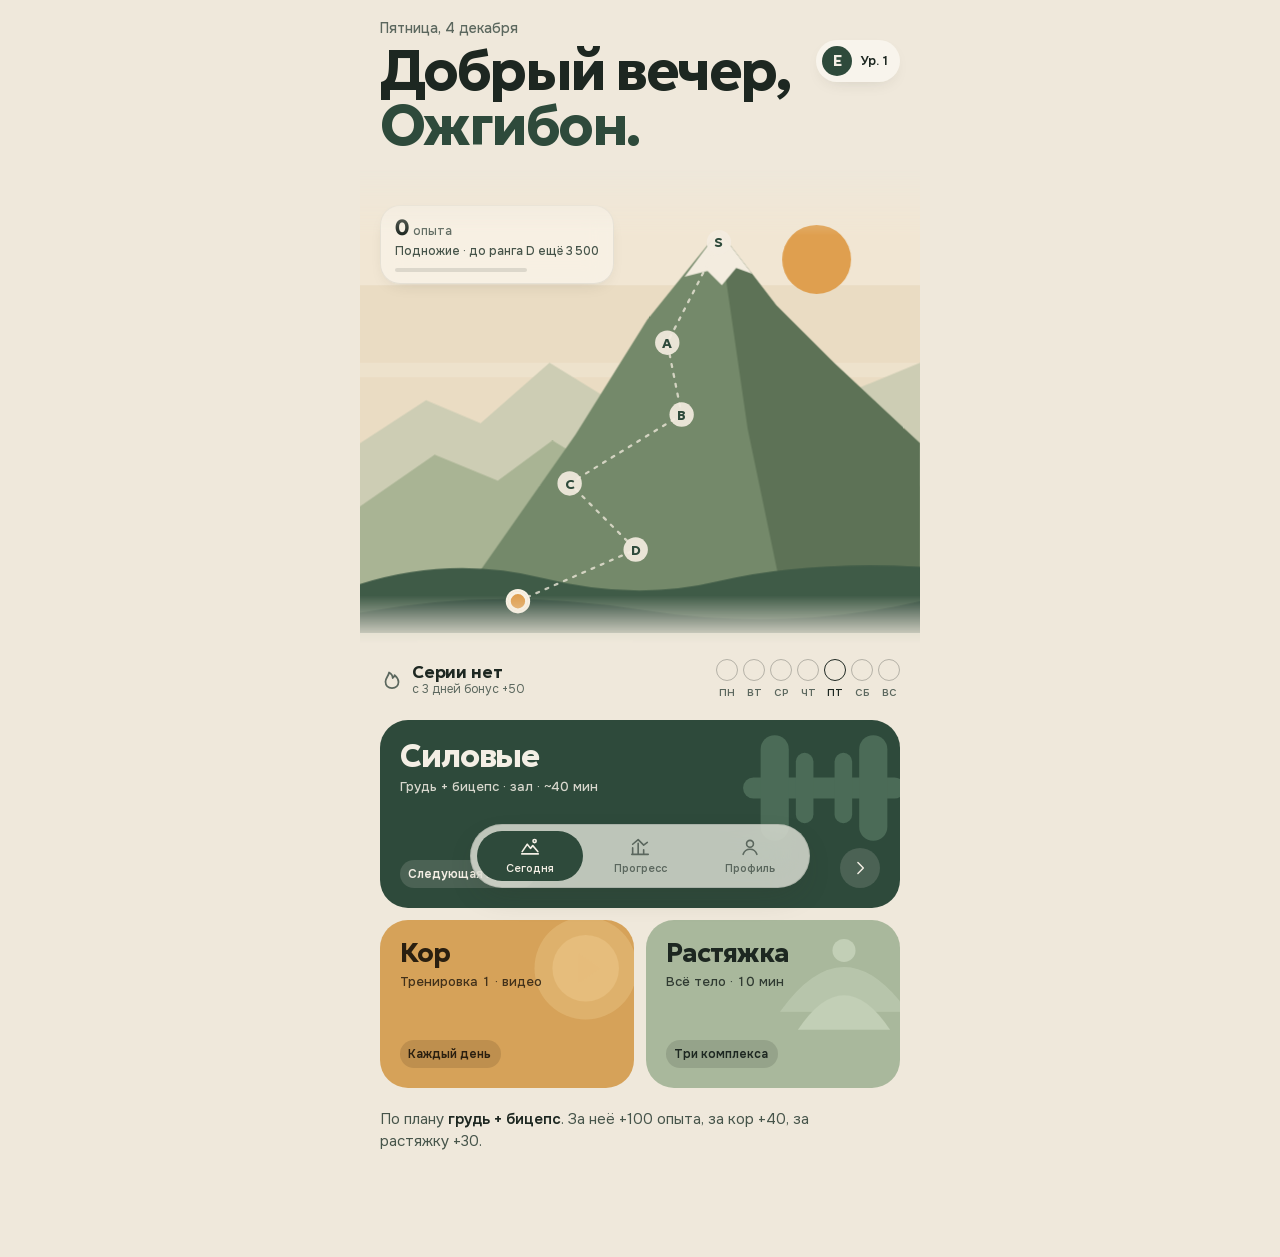
<file: index.html>
<!DOCTYPE html>
<html lang="ru">
  <head>
    <meta charset="UTF-8" />
    <meta name="viewport" content="width=device-width, initial-scale=1.0, viewport-fit=cover" />
    <title>Сегодня · Fitness App</title>
    <meta name="description" content="Личный трекер тренировок: силовые, кор, растяжка и путь от ранга E до S" />
    <!-- Яндекс Диск не отдаёт видео, если видит, с какого сайта пришёл запрос -->
    <meta name="referrer" content="no-referrer" />
    <meta name="theme-color" content="#efe8db" media="(prefers-color-scheme: light)" />
    <meta name="theme-color" content="#121815" media="(prefers-color-scheme: dark)" />
    <meta name="color-scheme" content="light dark" />
    <meta name="apple-mobile-web-app-capable" content="yes" />
    <meta name="mobile-web-app-capable" content="yes" />
    <meta name="apple-mobile-web-app-status-bar-style" content="default" />
    <meta name="apple-mobile-web-app-title" content="Fitness App" />
    <link rel="manifest" href="manifest.json" />
    <link rel="icon" type="image/png" sizes="192x192" href="icons/icon-192.png" />
    <link rel="apple-touch-icon" href="icons/icon-180.png" />
    <link rel="preload" href="fonts/geologica-cyrillic.woff2" as="font" type="font/woff2" crossorigin />
    <link rel="preload" href="fonts/onest-cyrillic.woff2" as="font" type="font/woff2" crossorigin />
    <link rel="stylesheet" href="fonts.css" />
    <link rel="stylesheet" href="styles.css" />
    <script>
      // Тема ставится до отрисовки, чтобы экран не мигал светлым ночью
      (function () {
        try {
          var saved = JSON.parse(localStorage.getItem('fitness-app:v1') || '{}');
          if (saved.theme === 'light' || saved.theme === 'dark') {
            document.documentElement.setAttribute('data-theme', saved.theme);
          }
        } catch (error) {}
      })();
    </script>
  </head>
  <body>
    <!-- Иконки: один набор, линия 1.75, скруглённые концы -->
    <svg class="sprite" aria-hidden="true" focusable="false">
      <symbol id="i-today" viewBox="0 0 24 24">
        <path d="M3 19.5h18" />
        <path d="m3.5 17 5.5-8 3.5 4.5 2.5-3 5.5 6.5" />
        <circle cx="17" cy="5.5" r="1.75" />
      </symbol>
      <symbol id="i-progress" viewBox="0 0 24 24">
        <path d="M4 20V13M10 20V8M16 20v-5M21 20H3" />
        <path d="m4 9 6-5 6 6 4-3" />
      </symbol>
      <symbol id="i-profile" viewBox="0 0 24 24">
        <circle cx="12" cy="8.5" r="3.75" />
        <path d="M4.5 20c1.2-3.6 4-5.5 7.5-5.5s6.3 1.9 7.5 5.5" />
      </symbol>
      <symbol id="i-back" viewBox="0 0 24 24">
        <path d="M14.5 5.5 8 12l6.5 6.5" />
      </symbol>
      <symbol id="i-next" viewBox="0 0 24 24">
        <path d="m9.5 5.5 6.5 6.5-6.5 6.5" />
      </symbol>
      <symbol id="i-check" viewBox="0 0 24 24">
        <path d="m5 12.5 4.5 4.5L19 7.5" />
      </symbol>
      <symbol id="i-play" viewBox="0 0 24 24">
        <path d="M8 5.5v13l10.5-6.5z" />
      </symbol>
      <symbol id="i-pause" viewBox="0 0 24 24">
        <path d="M8.5 5.5v13M15.5 5.5v13" />
      </symbol>
      <symbol id="i-flame" viewBox="0 0 24 24">
        <path d="M12 21c-3.9 0-6.5-2.6-6.5-6.2 0-3.7 3-5.6 3.6-9.3 2.5 1.4 3.6 3.6 3.6 5.6 1-.6 1.7-1.7 1.9-3 2.2 1.9 3.9 4.2 3.9 6.9 0 3.5-2.6 6-6.5 6z" />
      </symbol>
      <symbol id="i-close" viewBox="0 0 24 24">
        <path d="M6 6l12 12M18 6 6 18" />
      </symbol>
      <symbol id="i-prev" viewBox="0 0 24 24">
        <path d="M17.5 6v12L9 12zM6.5 6v12" />
      </symbol>
      <symbol id="i-skip" viewBox="0 0 24 24">
        <path d="M6.5 6v12L15 12zM17.5 6v12" />
      </symbol>
      <symbol id="i-plus" viewBox="0 0 24 24">
        <path d="M12 5v14M5 12h14" />
      </symbol>
      <symbol id="i-minus" viewBox="0 0 24 24">
        <path d="M5 12h14" />
      </symbol>
      <symbol id="i-alert" viewBox="0 0 24 24">
        <circle cx="12" cy="12" r="8.5" />
        <path d="M12 7.5v5.5M12 16.2v.3" />
      </symbol>
    </svg>

    <div class="app">
      <header class="topbar" id="topbar" hidden>
        <button class="topbar-back" type="button" data-back aria-label="Назад">
          <svg class="icon" aria-hidden="true"><use href="#i-back" /></svg>
        </button>
        <h1 class="topbar-title" id="screen-title" tabindex="-1">Сегодня</h1>
      </header>

      <main class="main" id="main">
        <!-- СЕГОДНЯ -->
        <section class="screen screen-today" data-screen="today" aria-labelledby="today-hello" hidden>
          <div id="today-body"></div>
        </section>

        <!-- СИЛОВЫЕ -->
        <section class="screen" data-screen="strength" aria-labelledby="screen-title" hidden>
          <div class="stack" id="plan-body"></div>
        </section>

        <!-- КОР -->
        <section class="screen" data-screen="core" aria-labelledby="screen-title" hidden>
          <div class="stack" id="core-body"></div>
        </section>

        <!-- РАСТЯЖКА -->
        <section class="screen" data-screen="stretch" aria-labelledby="screen-title" hidden>
          <div class="stack" id="stretch-body"></div>
        </section>

        <!-- РАСТЯЖКА ИДЁТ: картинка, таймер, переходы -->
        <section class="screen screen-run" data-screen="stretch-run" aria-labelledby="run-title" hidden>
          <div id="run-body"></div>
          <p class="sr-only" role="status" id="run-status"></p>
        </section>

        <!-- ТРЕНИРОВКА, УПРАЖНЕНИЕ, ЗАПИСЬ, РОСТ ВЕСА -->
        <section class="screen" data-screen="detail" aria-labelledby="screen-title" hidden>
          <div class="stack" id="detail-body"></div>
        </section>

        <!-- ЗАПИСЬ ТРЕНИРОВКИ: подходы и таймер отдыха -->
        <section class="screen" data-screen="session" aria-labelledby="screen-title" hidden>
          <div class="stack" id="session-body"></div>

          <div class="rest" id="rest-bar" hidden>
            <span class="rest-line" aria-hidden="true"><span id="rest-fill"></span></span>
            <div class="rest-main" role="timer" aria-labelledby="rest-label">
              <span class="rest-label" id="rest-label">Отдых</span>
              <span class="rest-time num" id="rest-time">0:00</span>
            </div>
            <div class="rest-adjust" role="group" aria-label="Время отдыха">
              <button class="rest-step" type="button" id="rest-less" aria-label="Отдых на 15 секунд меньше">−15</button>
              <button class="rest-step" type="button" id="rest-more" aria-label="Отдых на 15 секунд больше">+15</button>
            </div>
            <button class="btn btn-ghost rest-btn" type="button" id="rest-skip">Пропустить</button>
          </div>
          <p class="sr-only" role="status" id="rest-status"></p>
        </section>

        <!-- ПРОГРЕСС -->
        <section class="screen" data-screen="progress" aria-labelledby="screen-title" hidden>
          <div class="stack" id="progress-body"></div>
        </section>

        <!-- ПРОФИЛЬ -->
        <section class="screen" data-screen="profile" aria-labelledby="screen-title" hidden>
          <div class="stack" id="profile-body"></div>
        </section>

        <!-- ЗАМЕР: анкета, новый замер, правка замера -->
        <section class="screen" data-screen="measure" aria-labelledby="screen-title" hidden>
          <form class="form" id="measure-form" novalidate></form>
        </section>
      </main>

      <div class="toasts" id="toasts" role="status" aria-live="polite" hidden></div>

      <nav class="tabbar" id="tabbar" aria-label="Разделы">
        <a class="tabbar-item" href="#today" data-nav="today">
          <svg class="icon" aria-hidden="true"><use href="#i-today" /></svg>
          <span>Сегодня</span>
        </a>
        <a class="tabbar-item" href="#progress" data-nav="progress">
          <svg class="icon" aria-hidden="true"><use href="#i-progress" /></svg>
          <span>Прогресс</span>
        </a>
        <a class="tabbar-item" href="#profile" data-nav="profile">
          <svg class="icon" aria-hidden="true"><use href="#i-profile" /></svg>
          <span>Профиль</span>
        </a>
      </nav>
    </div>

    <script src="data.js"></script>
    <script src="app.js"></script>
  </body>
</html>
</file>
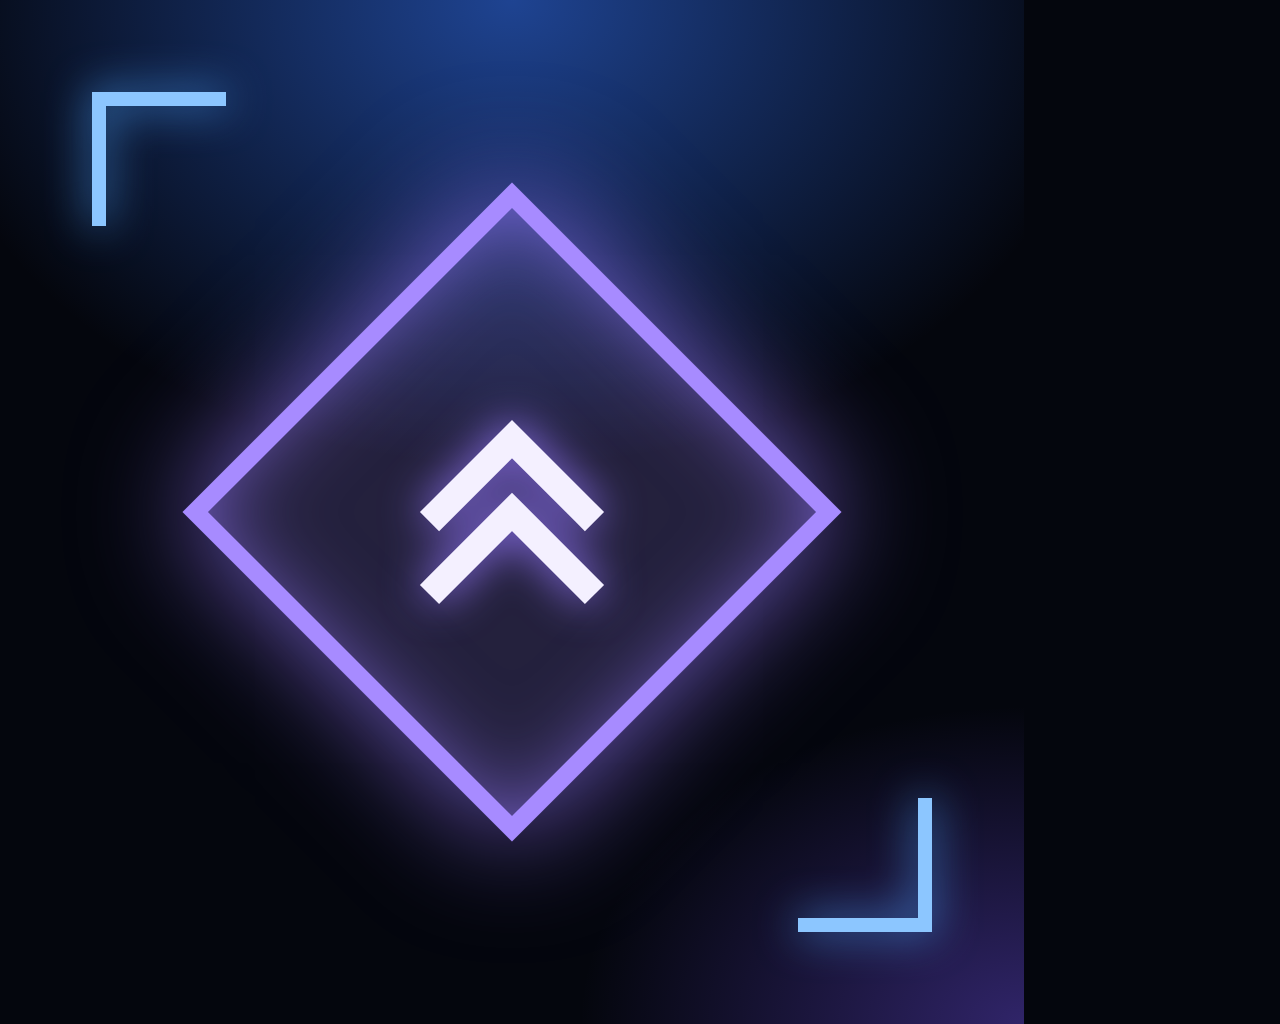
<file: icons/src/icon.html>
<!DOCTYPE html>
<html lang="ru">
<head>
<meta charset="UTF-8" />
<title>Иконка Fitness App</title>
<style>
  /* Исходник иконки. ?pad=1 рисует вариант с полями (maskable). */
  html, body { margin: 0; background: #04060d; }
  .tile {
    inline-size: 1024px; block-size: 1024px; position: relative; overflow: hidden;
    background:
      radial-gradient(90% 70% at 50% 0%, rgba(52,118,255,.55), transparent 65%),
      radial-gradient(70% 50% at 100% 100%, rgba(120,86,255,.38), transparent 62%),
      #04060d;
    display: grid; place-items: center;
  }
  .rank {
    inline-size: 430px; block-size: 430px; rotate: 45deg;
    border: 18px solid #a78bff; background: rgba(167,139,255,.2);
    box-shadow: 0 0 120px 0 rgba(150,120,255,.75), inset 0 0 90px -20px rgba(150,120,255,.8);
    display: grid; place-items: center;
  }
  /* Знак повышения уровня: двойной шеврон вверх */
  .rank svg {
    rotate: -45deg; inline-size: 250px; block-size: 250px; fill: none; stroke: #f4f0ff;
    stroke-width: 2.6; stroke-linecap: square; stroke-linejoin: miter;
    filter: drop-shadow(0 0 22px rgba(150,120,255,.95));
  }
  .pad .rank { scale: .78; }
  .c { position: absolute; inline-size: 120px; block-size: 120px; border: 14px solid #8cc6ff; filter: drop-shadow(0 0 22px rgba(77,163,255,.9)); }
  .c.tl { top: 92px; left: 92px; border-right: 0; border-bottom: 0; }
  .c.br { bottom: 92px; right: 92px; border-left: 0; border-top: 0; }
  .pad .c { display: none; }
</style>
</head>
<body>
<div class="tile" id="tile"><i class="c tl"></i><i class="c br"></i><div class="rank"><svg viewBox="0 0 24 24"><path d="m5 12 7-7 7 7M5 19l7-7 7 7" /></svg></div></div>
<script>if (location.search.includes('pad=1')) document.getElementById('tile').classList.add('pad');</script>
</body>
</html>
</file>
<file: fonts.css>
/* Шрифты лежат в проекте: приложение должно работать без интернета.
   Geologica — заголовки и крупные цифры, Onest — весь остальной текст.
   Оба вариативные (один файл на все начертания), лицензия OFL, взяты с Google Fonts. */

@font-face {
  font-family: 'Geologica';
  font-style: normal;
  font-weight: 300 800;
  font-display: swap;
  src: url('fonts/geologica-cyrillic.woff2') format('woff2');
  unicode-range: U+0301, U+0400-045F, U+0490-0491, U+04B0-04B1, U+2116;
}

@font-face {
  font-family: 'Geologica';
  font-style: normal;
  font-weight: 300 800;
  font-display: swap;
  src: url('fonts/geologica-latin.woff2') format('woff2');
  unicode-range: U+0000-00FF, U+0131, U+0152-0153, U+02BB-02BC, U+02C6, U+02DA, U+02DC, U+0304, U+0308, U+0329, U+2000-206F, U+20AC, U+2122, U+2191, U+2193, U+2212, U+2215, U+FEFF, U+FFFD;
}

@font-face {
  font-family: 'Onest';
  font-style: normal;
  font-weight: 400 700;
  font-display: swap;
  src: url('fonts/onest-cyrillic.woff2') format('woff2');
  unicode-range: U+0301, U+0400-045F, U+0490-0491, U+04B0-04B1, U+2116;
}

@font-face {
  font-family: 'Onest';
  font-style: normal;
  font-weight: 400 700;
  font-display: swap;
  src: url('fonts/onest-latin.woff2') format('woff2');
  unicode-range: U+0000-00FF, U+0131, U+0152-0153, U+02BB-02BC, U+02C6, U+02DA, U+02DC, U+0304, U+0308, U+0329, U+2000-206F, U+20AC, U+2122, U+2191, U+2193, U+2212, U+2215, U+FEFF, U+FFFD;
}
</file>
<file: styles.css>
/* Fitness App — «Путь в гору».
   Тёплый песок, лесной и шалфейный зелёный, охра. Плоский пейзаж слоями.
   Светлая тема по умолчанию, тёмная — по системе или вручную (data-theme). */

/* ---------- Токены ---------- */

:root {
  color-scheme: light;

  --bg: #efe8db;
  --bg-sunk: #e5dccb;
  --surface: #f8f4ec;
  --ink: #1d2721;
  --ink-2: #46544a;
  --ink-3: #5b675e;
  --line: rgba(29, 39, 33, 0.12);
  --line-strong: rgba(29, 39, 33, 0.28);

  --forest: #2e4a3b;
  --forest-ink: #f4efe5;
  --sage: #a9b89c;
  --sage-ink: #1d2721;
  --ochre: #d6a259;
  --ochre-ink: #2a1f10;
  --accent: #b5772a; /* охра для текста и линий: контраст 4.6:1 на песке */
  --good: #3c7a4c;
  --bad: #a8402f;

  --tile-strength: #2e4a3b;
  --tile-strength-ink: #f4efe5;
  --tile-strength-mark: #4b6b57;
  --tile-core: #d6a259;
  --tile-core-ink: #2a1f10;
  --tile-core-mark: #e6bd7c;
  --tile-stretch: #a9b89c;
  --tile-stretch-ink: #1d2721;
  --tile-stretch-mark: #c2cfb6;

  /* Пейзаж */
  --m-sky: #eadcc3;
  --m-sky-2: #f1e6d3;
  --m-sun: #df9f4f;
  --m-far: #cdcdb4;
  --m-mid: #a9b494;
  --m-main: #74896a;
  --m-shade: #5d7256;
  --m-snow: #f3ecdf;
  --m-fore: #3f5b47;
  --m-fore-2: #2e4a3b;
  --m-water: #c9cdb8;
  --m-water-2: #dcd9c6;
  --m-trail: rgba(243, 236, 223, 0.75);
  --m-trail-done: #f8f1e3;
  --m-marker: #df9f4f;
  --m-camp: rgba(243, 236, 223, 0.92);
  --m-camp-ink: #2e4a3b;

  --glass: rgba(248, 244, 236, 0.72);
  --shadow: 0 12px 32px -12px rgba(46, 52, 38, 0.28);
  --shadow-soft: 0 6px 18px -10px rgba(46, 52, 38, 0.22);

  --font-display: 'Geologica', 'Onest', -apple-system, BlinkMacSystemFont, sans-serif;
  --font-text: 'Onest', -apple-system, BlinkMacSystemFont, 'Segoe UI', Roboto, sans-serif;

  --r-s: 12px;
  --r-m: 20px;
  --r-l: 28px;
  --r-xl: 34px;

  --s-1: 4px;
  --s-2: 8px;
  --s-3: 12px;
  --s-4: 16px;
  --s-5: 20px;
  --s-6: 28px;
  --s-7: 40px;
  --s-8: 56px;

  --gutter: 20px;
  --ease-out: cubic-bezier(0.16, 1, 0.3, 1);
  --ease-in-out: cubic-bezier(0.65, 0, 0.35, 1);
  --tabbar-h: 64px;
}

@media (prefers-color-scheme: dark) {
  :root:not([data-theme='light']) {
    color-scheme: dark;
    --bg: #121815;
    --bg-sunk: #0c110e;
    --surface: #1b2420;
    --ink: #ece6d9;
    --ink-2: #c3c0b2;
    --ink-3: #9a9d90;
    --line: rgba(236, 230, 217, 0.12);
    --line-strong: rgba(236, 230, 217, 0.3);
    --forest: #b7cca6;
    --forest-ink: #14201a;
    --sage: #3c4b39;
    --sage-ink: #ece6d9;
    --ochre: #e0b46b;
    --ochre-ink: #241a0c;
    --accent: #e3b56c;
    --good: #8fc79a;
    --bad: #ef8f7d;
    --tile-strength: #284034;
    --tile-strength-ink: #ece6d9;
    --tile-strength-mark: #355445;
    --tile-core: #6a5130;
    --tile-core-ink: #f6e7cc;
    --tile-core-mark: #7e6239;
    --tile-stretch: #38463a;
    --tile-stretch-ink: #ece6d9;
    --tile-stretch-mark: #445545;
    --m-sky: #1a2420;
    --m-sky-2: #212d27;
    --m-sun: #ead2a0;
    --m-far: #26332c;
    --m-mid: #2d3c33;
    --m-main: #3a4f42;
    --m-shade: #304337;
    --m-snow: #c9cfc0;
    --m-fore: #1f2d25;
    --m-fore-2: #18241e;
    --m-water: #1d2823;
    --m-water-2: #24312a;
    --m-trail: rgba(201, 207, 192, 0.5);
    --m-trail-done: #e6dcc6;
    --m-marker: #e3b56c;
    --m-camp: rgba(26, 36, 32, 0.9);
    --m-camp-ink: #e6dcc6;
    --glass: rgba(27, 36, 32, 0.72);
    --shadow: 0 12px 32px -12px rgba(0, 0, 0, 0.6);
    --shadow-soft: 0 6px 18px -10px rgba(0, 0, 0, 0.5);
  }
}

:root[data-theme='dark'] {
  color-scheme: dark;
  --bg: #121815;
  --bg-sunk: #0c110e;
  --surface: #1b2420;
  --ink: #ece6d9;
  --ink-2: #c3c0b2;
  --ink-3: #9a9d90;
  --line: rgba(236, 230, 217, 0.12);
  --line-strong: rgba(236, 230, 217, 0.3);
  --forest: #b7cca6;
  --forest-ink: #14201a;
  --sage: #3c4b39;
  --sage-ink: #ece6d9;
  --ochre: #e0b46b;
  --ochre-ink: #241a0c;
  --accent: #e3b56c;
  --good: #8fc79a;
  --bad: #ef8f7d;
  --tile-strength: #284034;
  --tile-strength-ink: #ece6d9;
  --tile-strength-mark: #355445;
  --tile-core: #6a5130;
  --tile-core-ink: #f6e7cc;
  --tile-core-mark: #7e6239;
  --tile-stretch: #38463a;
  --tile-stretch-ink: #ece6d9;
  --tile-stretch-mark: #445545;
  --m-sky: #1a2420;
  --m-sky-2: #212d27;
  --m-sun: #ead2a0;
  --m-far: #26332c;
  --m-mid: #2d3c33;
  --m-main: #3a4f42;
  --m-shade: #304337;
  --m-snow: #c9cfc0;
  --m-fore: #1f2d25;
  --m-fore-2: #18241e;
  --m-water: #1d2823;
  --m-water-2: #24312a;
  --m-trail: rgba(201, 207, 192, 0.5);
  --m-trail-done: #e6dcc6;
  --m-marker: #e3b56c;
  --m-camp: rgba(26, 36, 32, 0.9);
  --m-camp-ink: #e6dcc6;
  --glass: rgba(27, 36, 32, 0.72);
  --shadow: 0 12px 32px -12px rgba(0, 0, 0, 0.6);
  --shadow-soft: 0 6px 18px -10px rgba(0, 0, 0, 0.5);
}

/* ---------- База ---------- */

*,
*::before,
*::after {
  box-sizing: border-box;
}

html {
  -webkit-text-size-adjust: 100%;
  text-size-adjust: 100%;
  background: var(--bg);
}

body {
  margin: 0;
  min-block-size: 100dvh;
  background: var(--bg);
  color: var(--ink);
  font-family: var(--font-text);
  font-size: 1rem;
  line-height: 1.5;
  -webkit-font-smoothing: antialiased;
  -webkit-tap-highlight-color: transparent;
  transition: background-color 400ms var(--ease-out), color 400ms var(--ease-out);
}

h1,
h2,
h3,
p,
ol,
ul,
dl,
dd,
figure {
  margin: 0;
}

ol,
ul {
  padding: 0;
  list-style: none;
}

img,
svg,
video {
  display: block;
  max-inline-size: 100%;
}

button,
input {
  font: inherit;
  color: inherit;
}

button {
  cursor: pointer;
}

a {
  color: inherit;
}

::selection {
  background: var(--ochre);
  color: var(--ochre-ink);
}

:focus-visible {
  outline: 2px solid var(--accent);
  outline-offset: 3px;
  border-radius: 6px;
}

input {
  caret-color: var(--accent);
}

[hidden] {
  display: none !important;
}

.sprite {
  position: absolute;
  inline-size: 0;
  block-size: 0;
  overflow: hidden;
}

.sr-only {
  position: absolute;
  inline-size: 1px;
  block-size: 1px;
  overflow: hidden;
  clip-path: inset(50%);
  white-space: nowrap;
}

.icon {
  inline-size: 22px;
  block-size: 22px;
  flex: none;
  fill: none;
  stroke: currentColor;
  stroke-width: 1.75;
  stroke-linecap: round;
  stroke-linejoin: round;
}

.num {
  font-variant-numeric: tabular-nums;
}

/* ---------- Каркас ---------- */

.app {
  min-block-size: 100dvh;
}

.main {
  inline-size: 100%;
  max-inline-size: 560px;
  margin-inline: auto;
  padding-inline: max(var(--gutter), env(safe-area-inset-left)) max(var(--gutter), env(safe-area-inset-right));
  padding-block-end: calc(var(--tabbar-h) + 40px + env(safe-area-inset-bottom));
}

.topbar {
  position: sticky;
  inset-block-start: 0;
  z-index: 20;
  display: flex;
  align-items: center;
  gap: var(--s-2);
  max-inline-size: 560px;
  margin-inline: auto;
  padding: calc(env(safe-area-inset-top) + 10px) var(--gutter) 10px 10px;
  background: color-mix(in srgb, var(--bg) 82%, transparent);
  -webkit-backdrop-filter: blur(18px) saturate(1.3);
  backdrop-filter: blur(18px) saturate(1.3);
}

.topbar.is-root {
  padding-inline-start: var(--gutter);
}

.topbar.is-root .topbar-back {
  display: none;
}

.topbar-back {
  display: grid;
  place-items: center;
  inline-size: 44px;
  block-size: 44px;
  border: 0;
  border-radius: 50%;
  background: transparent;
  color: var(--ink);
  transition: background-color 180ms var(--ease-out);
}

.topbar-back:active {
  background: var(--line);
}

.topbar-title {
  font-family: var(--font-display);
  font-size: 1.375rem;
  font-weight: 650;
  line-height: 1.2;
  letter-spacing: -0.02em;
  outline: none;
}

.screen {
  padding-block-start: var(--s-3);
}

.stack {
  display: flex;
  flex-direction: column;
  gap: var(--s-4);
}

/* Нижняя панель: матовое стекло поверх содержимого, которое под ней листается */
.tabbar {
  position: fixed;
  inset-inline: 0;
  inset-block-end: calc(env(safe-area-inset-bottom) + 12px);
  z-index: 30;
  display: flex;
  justify-content: space-between;
  gap: var(--s-1);
  inline-size: min(340px, calc(100% - 2 * var(--gutter)));
  block-size: var(--tabbar-h);
  margin-inline: auto;
  padding: 6px;
  border: 1px solid var(--line);
  border-radius: 999px;
  background: var(--glass);
  -webkit-backdrop-filter: blur(22px) saturate(1.5);
  backdrop-filter: blur(22px) saturate(1.5);
  box-shadow: var(--shadow);
}

.tabbar-item {
  position: relative;
  display: flex;
  flex: 1;
  flex-direction: column;
  align-items: center;
  justify-content: center;
  gap: 2px;
  border-radius: 999px;
  color: var(--ink-3);
  font-size: 0.6875rem;
  font-weight: 550;
  text-decoration: none;
  transition: color 220ms var(--ease-out);
}

.tabbar-item .icon {
  inline-size: 22px;
  block-size: 22px;
}

.tabbar-item[aria-current='page'] {
  color: var(--forest-ink);
}

.tabbar-item::before {
  content: '';
  position: absolute;
  inset: 0;
  z-index: -1;
  border-radius: inherit;
  background: var(--forest);
  opacity: 0;
  scale: 0.7;
  transition: opacity 260ms var(--ease-out), scale 420ms var(--ease-out);
}

.tabbar-item[aria-current='page']::before {
  opacity: 1;
  scale: 1;
}

.tabbar.is-hidden {
  translate: 0 calc(100% + 40px);
}

.tabbar {
  transition: translate 420ms var(--ease-out);
}

/* ---------- Сегодня ---------- */

.screen-today {
  padding-block-start: 0;
}

.today-head {
  display: flex;
  align-items: flex-start;
  justify-content: space-between;
  gap: var(--s-3);
  padding-block: calc(env(safe-area-inset-top) + 18px) var(--s-2);
}

.today-date {
  color: var(--ink-3);
  font-size: 0.875rem;
  font-weight: 500;
}

.hello {
  margin-block-start: var(--s-1);
  font-family: var(--font-display);
  font-size: clamp(2.5rem, 12.5vw, 3.5rem);
  font-weight: 700;
  line-height: 0.98;
  letter-spacing: -0.045em;
  text-wrap: balance;
}

.hello span {
  display: block;
}

.hello .hello-name {
  color: var(--forest);
}

.rank-chip {
  display: flex;
  align-items: center;
  gap: var(--s-2);
  margin-block-start: 22px;
  padding: 6px 12px 6px 6px;
  border-radius: 999px;
  background: var(--surface);
  box-shadow: var(--shadow-soft);
  color: var(--ink);
  font-size: 0.8125rem;
  font-weight: 600;
  text-decoration: none;
  white-space: nowrap;
}

.rank-letter {
  display: grid;
  place-items: center;
  inline-size: 30px;
  block-size: 30px;
  border-radius: 50%;
  background: var(--forest);
  color: var(--forest-ink);
  font-family: var(--font-display);
  font-size: 0.9375rem;
  font-weight: 700;
}

/* Гора: выходит за поля колонки до краёв экрана */
.mountain {
  position: relative;
  margin-inline: calc(-1 * max(var(--gutter), env(safe-area-inset-left)));
  margin-block-start: var(--s-2);
  overflow: hidden;
  /* Небо растворяется в фоне сверху, вода — снизу */
  -webkit-mask-image: linear-gradient(to bottom, transparent 0, #000 14%, #000 90%, transparent 100%);
  mask-image: linear-gradient(to bottom, transparent 0, #000 14%, #000 90%, transparent 100%);
}

.mountain-svg {
  inline-size: 100%;
  block-size: auto;
  aspect-ratio: 390 / 330;
}

.mountain-svg .layer {
  transform-box: fill-box;
  will-change: transform;
}

.m-sky { fill: var(--m-sky); }
.m-sky-2 { fill: var(--m-sky-2); }
.m-sun { fill: var(--m-sun); }
.m-far { fill: var(--m-far); }
.m-mid { fill: var(--m-mid); }
.m-main { fill: var(--m-main); }
.m-shade { fill: var(--m-shade); }
.m-snow { fill: var(--m-snow); }
.m-fore { fill: var(--m-fore); }
.m-fore-2 { fill: var(--m-fore-2); }
.m-water { fill: var(--m-water); }
.m-water-2 { fill: var(--m-water-2); }

.mountain-svg * {
  transition: fill 400ms var(--ease-out);
}

.mountain-trail {
  fill: none;
  stroke: var(--m-trail);
  stroke-width: 1.6;
  stroke-dasharray: 2 5;
  stroke-linecap: round;
}

.mountain-trail-done {
  fill: none;
  stroke: var(--m-trail-done);
  stroke-width: 2.6;
  stroke-linecap: round;
  stroke-linejoin: round;
}

.camp circle {
  fill: var(--m-camp);
}

.camp text {
  fill: var(--m-camp-ink);
  font-family: var(--font-display);
  font-size: 9.5px;
  font-weight: 700;
  text-anchor: middle;
  dominant-baseline: central;
}

.camp.is-reached circle {
  fill: var(--m-trail-done);
}

.camp.is-reached text {
  fill: var(--m-fore-2);
}

.marker-pulse {
  fill: var(--m-marker);
  opacity: 0.35;
  transform-box: fill-box;
  transform-origin: center;
  animation: pulse 2.4s var(--ease-out) infinite;
}

.marker-dot {
  fill: var(--m-marker);
  stroke: var(--m-trail-done);
  stroke-width: 2;
}

@keyframes pulse {
  0% {
    scale: 0.6;
    opacity: 0.5;
  }
  100% {
    scale: 2.2;
    opacity: 0;
  }
}

/* Подпись «ты здесь» — стекло поверх неба */
.altitude {
  position: absolute;
  inset-block-start: 36px;
  inset-inline-start: max(var(--gutter), env(safe-area-inset-left));
  display: flex;
  flex-direction: column;
  gap: 2px;
  padding: 10px 14px 11px;
  border: 1px solid color-mix(in srgb, var(--ink) 8%, transparent);
  border-radius: var(--r-m);
  background: var(--glass);
  -webkit-backdrop-filter: blur(14px) saturate(1.4);
  backdrop-filter: blur(14px) saturate(1.4);
  box-shadow: var(--shadow-soft);
}

.altitude-xp {
  font-family: var(--font-display);
  font-size: 1.375rem;
  font-weight: 700;
  line-height: 1.1;
  letter-spacing: -0.02em;
}

.altitude-xp small {
  margin-inline-start: 4px;
  color: var(--ink-3);
  font-family: var(--font-text);
  font-size: 0.75rem;
  font-weight: 500;
  letter-spacing: 0;
}

.altitude-next {
  color: var(--ink-2);
  font-size: 0.75rem;
  font-weight: 500;
}

.altitude-bar {
  inline-size: 132px;
  block-size: 4px;
  margin-block-start: 6px;
  border-radius: 99px;
  background: var(--line);
  overflow: hidden;
}

.altitude-bar span {
  display: block;
  block-size: 100%;
  border-radius: inherit;
  background: var(--accent);
  transform-origin: left;
}

/* Серия и неделя: одна полоса под горой */
.streak-row {
  display: flex;
  align-items: center;
  justify-content: space-between;
  gap: var(--s-4);
  margin-block: var(--s-4) var(--s-5);
}

.streak {
  display: flex;
  align-items: center;
  gap: var(--s-2);
  min-inline-size: 0;
}

.streak .icon {
  color: var(--accent);
  inline-size: 24px;
  block-size: 24px;
}

.streak.is-cold .icon {
  color: var(--ink-3);
}

.streak-text {
  display: flex;
  flex-direction: column;
  line-height: 1.2;
}

.streak-text b {
  font-family: var(--font-display);
  font-size: 1.0625rem;
  font-weight: 650;
  letter-spacing: -0.01em;
}

.streak-text span {
  color: var(--ink-3);
  font-size: 0.75rem;
}

.week {
  display: flex;
  gap: 5px;
}

.week-day {
  display: flex;
  flex-direction: column;
  align-items: center;
  gap: 4px;
  color: var(--ink-3);
  font-size: 0.625rem;
  font-weight: 600;
  text-transform: uppercase;
}

.week-dot {
  inline-size: 22px;
  block-size: 22px;
  border-radius: 50%;
  border: 1.5px solid var(--line-strong);
}

.week-day.is-on .week-dot {
  border-color: var(--forest);
  background: var(--forest);
}

.week-day.is-today {
  color: var(--ink);
}

.week-day.is-today .week-dot {
  border-color: var(--ink);
}

.week-day.is-today.is-on .week-dot {
  border-color: var(--forest);
}

/* Плитки разделов: одна широкая и две половинки */
.tiles {
  display: grid;
  grid-template-columns: 1fr 1fr;
  gap: var(--s-3);
}

.tile {
  position: relative;
  display: flex;
  flex-direction: column;
  justify-content: space-between;
  min-block-size: 168px;
  padding: var(--s-5);
  border-radius: var(--r-l);
  overflow: hidden;
  color: var(--ink);
  text-decoration: none;
  isolation: isolate;
  transition: scale 380ms var(--ease-out), box-shadow 380ms var(--ease-out);
}

.tile:active {
  scale: 0.97;
}

.tile-wide {
  grid-column: 1 / -1;
  min-block-size: 188px;
}

.tile-strength {
  background: var(--tile-strength);
  color: var(--tile-strength-ink);
  --mark: var(--tile-strength-mark);
}

.tile-core {
  background: var(--tile-core);
  color: var(--tile-core-ink);
  --mark: var(--tile-core-mark);
}

.tile-stretch {
  background: var(--tile-stretch);
  color: var(--tile-stretch-ink);
  --mark: var(--tile-stretch-mark);
}

.tile-art {
  position: absolute;
  inset-block-start: -8px;
  inset-inline-end: -8px;
  z-index: -1;
  inline-size: 128px;
  block-size: 128px;
  fill: var(--mark);
  stroke: none;
}

.tile-wide .tile-art {
  inline-size: 176px;
  block-size: 176px;
  inset-block-start: -20px;
  inset-inline-end: -12px;
}

.tile-title {
  font-family: var(--font-display);
  font-size: 1.625rem;
  font-weight: 700;
  line-height: 1.05;
  letter-spacing: -0.035em;
}

.tile-wide .tile-title {
  font-size: 2rem;
}

.tile-sub {
  margin-block-start: var(--s-1);
  font-size: 0.8125rem;
  font-weight: 500;
  line-height: 1.35;
  opacity: 0.86;
}

.tile-foot {
  display: flex;
  align-items: flex-end;
  justify-content: space-between;
  gap: var(--s-2);
}

.tile-state {
  display: inline-flex;
  align-items: center;
  gap: 6px;
  padding: 5px 10px 5px 8px;
  border-radius: 999px;
  background: color-mix(in srgb, currentColor 14%, transparent);
  font-size: 0.75rem;
  font-weight: 600;
  white-space: nowrap;
}

.tile-state .icon {
  inline-size: 15px;
  block-size: 15px;
  stroke-width: 2.4;
}

.tile-go {
  display: grid;
  place-items: center;
  inline-size: 40px;
  block-size: 40px;
  flex: none;
  border-radius: 50%;
  background: color-mix(in srgb, currentColor 14%, transparent);
}

.tile-go .icon {
  inline-size: 20px;
  block-size: 20px;
}

/* Совет дня под плитками */
.today-note {
  margin-block-start: var(--s-5);
  color: var(--ink-2);
  font-size: 0.9375rem;
  line-height: 1.5;
  text-wrap: pretty;
}

.today-note b {
  color: var(--ink);
  font-weight: 600;
}

/* ---------- Общие компоненты ---------- */

.group-title {
  margin-block: var(--s-5) 0;
  font-family: var(--font-display);
  font-size: 1.125rem;
  font-weight: 650;
  line-height: 1.3;
  letter-spacing: -0.015em;
}

.stack > .group-title:first-child {
  margin-block-start: 0;
}

.group-sub {
  margin-inline-start: var(--s-1);
  color: var(--ink-3);
  font-family: var(--font-text);
  font-size: 0.8125rem;
  font-weight: 500;
  letter-spacing: 0;
}

.note {
  color: var(--ink-2);
  font-size: 0.9375rem;
  text-wrap: pretty;
}

/* Панель — спокойная поверхность для связанных вещей. Без вложенных панелей. */
.sys {
  display: flex;
  flex-direction: column;
  gap: var(--s-3);
  padding: var(--s-5);
  border-radius: var(--r-l);
  background: var(--surface);
  box-shadow: var(--shadow-soft);
}

.sys-head {
  display: flex;
  align-items: center;
  gap: var(--s-2);
}

.sys-head .icon {
  display: none;
}

.sys-title {
  font-family: var(--font-display);
  font-size: 1.125rem;
  font-weight: 650;
  letter-spacing: -0.015em;
}

.sys-text {
  color: var(--ink);
  font-size: 0.9375rem;
  text-wrap: pretty;
}

.sys-text-dim {
  color: var(--ink-2);
}

.sys-actions {
  display: flex;
  gap: var(--s-2);
  margin-block-start: var(--s-1);
}

.sys-actions .btn {
  flex: 1;
}

/* Кнопки */
.btn {
  display: inline-flex;
  align-items: center;
  justify-content: center;
  gap: var(--s-2);
  min-block-size: 52px;
  padding: 0 var(--s-6);
  border: 0;
  border-radius: 999px;
  background: var(--forest);
  color: var(--forest-ink);
  font-size: 1rem;
  font-weight: 600;
  text-decoration: none;
  transition: scale 260ms var(--ease-out), background-color 220ms var(--ease-out), opacity 220ms;
}

.btn:active {
  scale: 0.97;
}

.btn .icon {
  inline-size: 20px;
  block-size: 20px;
}

.btn-block {
  inline-size: 100%;
}

.btn-ghost {
  background: transparent;
  color: var(--ink);
  box-shadow: inset 0 0 0 1.5px var(--line-strong);
}

.btn-danger {
  align-self: flex-start;
  min-block-size: 44px;
  padding: 0 var(--s-1);
  background: transparent;
  color: var(--bad);
}

.btn.is-armed {
  background: var(--bad);
  color: #fff8f0;
  box-shadow: none;
}

.btn-danger.is-armed {
  padding-inline: var(--s-5);
}

.btn-section {
  margin-block-start: var(--s-2);
}

.back-link {
  display: none;
}

/* Строки «подпись — значение» */
.rows {
  display: flex;
  flex-direction: column;
}

.row {
  display: flex;
  align-items: baseline;
  justify-content: space-between;
  gap: var(--s-4);
  padding-block: 12px;
  border-block-end: 1px solid var(--line);
}

.row:last-child {
  border-block-end: 0;
}

.row dt {
  color: var(--ink-2);
}

.row dd {
  font-weight: 600;
  text-align: end;
}

.row dd.is-empty,
.is-empty {
  color: var(--ink-3);
  font-weight: 500;
}

.row-stack dd {
  display: flex;
  flex-direction: column;
  align-items: flex-end;
}

.row-note {
  display: block;
  color: var(--ink-3);
  font-size: 0.8125rem;
  font-weight: 500;
}

.rows-flat {
  padding-inline: var(--s-5);
  border-radius: var(--r-l);
  background: var(--surface);
}

/* Списки */
.list {
  display: flex;
  flex-direction: column;
  border-radius: var(--r-l);
  background: var(--surface);
  overflow: hidden;
}

.list > li + li {
  border-block-start: 1px solid var(--line);
}

.history-row {
  display: flex;
  align-items: center;
  gap: var(--s-3);
  min-block-size: 60px;
  padding: 12px var(--s-4) 12px var(--s-5);
  text-decoration: none;
  transition: background-color 180ms var(--ease-out);
}

a.history-row:active {
  background: var(--bg-sunk);
}

.history-row .icon {
  color: var(--ink-3);
  inline-size: 18px;
  block-size: 18px;
}

.history-row.is-static {
  padding-inline-end: var(--s-5);
}

.history-date {
  display: flex;
  flex: 1;
  flex-direction: column;
  min-inline-size: 0;
  font-weight: 600;
}

.history-what {
  color: var(--ink-3);
  font-size: 0.8125rem;
  font-weight: 500;
}

.history-sum {
  color: var(--ink-2);
  font-size: 0.875rem;
  text-align: end;
}

.lift-sum {
  display: flex;
  flex-direction: column;
  align-items: flex-end;
}

.lift-now {
  color: var(--ink);
  font-weight: 600;
}

/* Строка упражнения с миниатюрой */
.ex-row {
  display: flex;
  align-items: center;
  gap: var(--s-3);
  padding: 10px var(--s-4) 10px 10px;
  text-decoration: none;
  transition: background-color 180ms var(--ease-out);
}

.ex-row:active {
  background: var(--bg-sunk);
}

.ex-thumb {
  inline-size: 64px;
  block-size: 52px;
  flex: none;
  border-radius: var(--r-s);
  background: #fff;
  object-fit: cover;
}

.ex-text {
  display: flex;
  flex: 1;
  flex-direction: column;
  min-inline-size: 0;
}

.ex-name {
  font-weight: 600;
  line-height: 1.3;
}

.ex-sub {
  color: var(--ink-3);
  font-size: 0.8125rem;
}

.ex-row > .icon {
  color: var(--ink-3);
  inline-size: 18px;
  block-size: 18px;
}

.tag {
  display: inline-block;
  margin-inline-start: 6px;
  padding: 2px 8px;
  border-radius: 999px;
  background: var(--ochre);
  color: var(--ochre-ink);
  font-size: 0.6875rem;
  font-weight: 650;
  vertical-align: 2px;
}

/* Раскрывающиеся пояснения */
.folds {
  border-radius: var(--r-l);
  background: var(--surface);
  overflow: hidden;
}

.fold + .fold {
  border-block-start: 1px solid var(--line);
}

.fold summary {
  display: flex;
  align-items: center;
  justify-content: space-between;
  gap: var(--s-3);
  min-block-size: 56px;
  padding-inline: var(--s-5) var(--s-4);
  font-weight: 600;
  list-style: none;
  cursor: pointer;
}

.fold summary::-webkit-details-marker {
  display: none;
}

.fold summary .icon {
  color: var(--ink-3);
  inline-size: 18px;
  block-size: 18px;
  transition: rotate 260ms var(--ease-out);
}

.fold[open] summary .icon {
  rotate: 90deg;
}

.fold-body {
  display: flex;
  flex-direction: column;
  gap: var(--s-2);
  padding: 0 var(--s-5) var(--s-5);
  color: var(--ink-2);
  font-size: 0.9375rem;
}

.fold-links {
  display: flex;
  flex-direction: column;
  gap: var(--s-1);
}

.link {
  color: var(--ink);
  text-decoration-color: var(--accent);
  text-underline-offset: 3px;
}

.fold.more {
  border-radius: var(--r-l);
  background: var(--surface);
}

.fold.more .list {
  border-radius: 0;
}

/* На половинках плиток стрелка не помещается: вся плитка и так кнопка */
.tile:not(.tile-wide) .tile-go {
  display: none;
}

/* Переключатель из нескольких вариантов */
.seg {
  display: flex;
  gap: 4px;
  padding: 4px;
  border-radius: 999px;
  background: var(--bg-sunk);
}

.seg-btn {
  flex: 1;
  min-block-size: 44px;
  padding-inline: var(--s-2);
  border: 0;
  border-radius: 999px;
  background: transparent;
  color: var(--ink-2);
  font-size: 0.875rem;
  font-weight: 600;
  transition: background-color 260ms var(--ease-out), color 260ms var(--ease-out), box-shadow 260ms var(--ease-out);
}

.seg-btn[aria-checked='true'],
.seg-btn[aria-pressed='true'] {
  background: var(--surface);
  color: var(--ink);
  box-shadow: var(--shadow-soft);
}

/* ---------- Силовые: список тренировок ---------- */

.pick-row {
  display: flex;
  align-items: center;
  gap: var(--s-4);
  min-block-size: 76px;
  padding: var(--s-3) var(--s-4) var(--s-3) var(--s-3);
  text-decoration: none;
  transition: background-color 180ms var(--ease-out);
}

.pick-row:active {
  background: var(--bg-sunk);
}

.pick-row > .icon {
  color: var(--ink-3);
  inline-size: 18px;
  block-size: 18px;
}

.letter {
  display: grid;
  place-items: center;
  inline-size: 52px;
  block-size: 52px;
  flex: none;
  border-radius: 16px;
  background: var(--tile-strength);
  color: var(--tile-strength-ink);
  font-family: var(--font-display);
  font-size: 1.375rem;
  font-weight: 700;
}

.letter.is-done {
  background: var(--good);
  color: var(--bg);
}

/* Главная карточка силовых: та же зелень, что у плитки на главном */
.lead {
  position: relative;
  display: flex;
  flex-direction: column;
  gap: var(--s-2);
  padding: var(--s-6) var(--s-5) var(--s-5);
  border-radius: var(--r-xl);
  background: var(--tile-strength);
  color: var(--tile-strength-ink);
  overflow: hidden;
  isolation: isolate;
}

.lead-letter {
  position: absolute;
  inset-block-start: -0.18em;
  inset-inline-end: -0.04em;
  z-index: -1;
  color: var(--tile-strength-mark);
  font-family: var(--font-display);
  font-size: 11rem;
  font-weight: 800;
  line-height: 1;
  letter-spacing: -0.06em;
}

.lead-title {
  font-family: var(--font-display);
  font-size: 2.25rem;
  font-weight: 700;
  line-height: 1;
  letter-spacing: -0.04em;
}

.lead-sub {
  font-size: 0.875rem;
  opacity: 0.86;
}

.lead-list {
  display: flex;
  flex-direction: column;
  margin-block: var(--s-3) var(--s-2);
  counter-reset: lead;
}

.lead-list li {
  display: flex;
  justify-content: space-between;
  gap: var(--s-3);
  padding-block: 9px;
  border-block-start: 1px solid color-mix(in srgb, currentColor 16%, transparent);
  font-size: 0.9375rem;
}

.lead-list li > span:last-child {
  flex: none;
  opacity: 0.8;
}

.lead-actions {
  display: flex;
  gap: var(--s-2);
}

.btn-light {
  flex: 1;
  background: var(--tile-strength-ink);
  color: var(--tile-strength);
}

.btn-light-ghost {
  background: transparent;
  color: inherit;
  box-shadow: inset 0 0 0 1.5px color-mix(in srgb, currentColor 35%, transparent);
  padding-inline: var(--s-5);
}

/* Дорожка и разминка перед подходами: карточка цвета силовых, три шага сверху */
.warm {
  display: flex;
  flex-direction: column;
  gap: var(--s-4);
  padding: var(--s-4) var(--s-4) var(--s-3);
  border-radius: var(--r-l);
  background: var(--tile-strength);
  color: var(--tile-strength-ink);
}

.warm-steps {
  display: flex;
  gap: var(--s-1);
  padding: 0;
  list-style: none;
  font-size: 0.75rem;
  font-weight: 600;
}

.warm-steps li {
  flex: 1;
  padding-block-start: var(--s-2);
  border-block-start: 3px solid color-mix(in srgb, currentColor 22%, transparent);
  opacity: 0.7;
}

.warm-steps .is-done {
  border-color: color-mix(in srgb, currentColor 60%, transparent);
}

.warm-steps .is-now {
  border-color: var(--ochre);
  opacity: 1;
}

.warm-main {
  display: flex;
  align-items: flex-end;
  justify-content: space-between;
  gap: var(--s-4);
}

.warm-title {
  font-family: var(--font-display);
  font-size: 1.5rem;
  font-weight: 700;
  letter-spacing: -0.02em;
}

.warm-text {
  margin-block-start: var(--s-1);
  font-size: 0.9375rem;
  opacity: 0.85;
}

.warm-clock {
  flex: none;
  font-family: var(--font-display);
  font-size: 2.75rem;
  font-weight: 700;
  line-height: 1;
  letter-spacing: -0.04em;
}

.warm-clock.is-over {
  color: var(--ochre);
  font-size: 2rem;
}

.warm-skip {
  align-self: center;
  min-block-size: 44px;
  padding-inline: var(--s-4);
  border: 0;
  background: transparent;
  color: inherit;
  font-size: 0.875rem;
  font-weight: 500;
  text-decoration: underline;
  text-underline-offset: 3px;
  opacity: 0.8;
}

/* Шапка записи подходов: счётчик и полоса */
.session-head {
  display: flex;
  flex-direction: column;
  gap: var(--s-3);
}

.session-count {
  display: flex;
  align-items: baseline;
  gap: var(--s-2);
  color: var(--ink-2);
  font-size: 0.9375rem;
}

.session-count b {
  margin-inline-end: 6px;
  color: var(--ink);
  font-family: var(--font-display);
  font-size: 2.5rem;
  font-weight: 700;
  letter-spacing: -0.04em;
}

.session-bar {
  display: block;
  block-size: 6px;
  border-radius: 99px;
  background: var(--bg-sunk);
  overflow: hidden;
}

.session-bar span {
  display: block;
  block-size: 100%;
  border-radius: inherit;
  background: var(--forest);
  transform-origin: left;
  transition: transform 600ms var(--ease-out);
}

/* Итог тренировки */
.done-card {
  display: flex;
  flex-direction: column;
  gap: var(--s-2);
  padding: var(--s-6) var(--s-5) var(--s-5);
  border-radius: var(--r-xl);
  background: var(--tile-strength);
  color: var(--tile-strength-ink);
}

.done-xp {
  display: flex;
  align-items: baseline;
  gap: var(--s-2);
  color: var(--ochre);
  font-family: var(--font-display);
  font-size: 4rem;
  font-weight: 800;
  line-height: 0.95;
  letter-spacing: -0.05em;
}

.done-xp span {
  color: var(--tile-strength-ink);
  font-family: var(--font-text);
  font-size: 1rem;
  font-weight: 500;
  letter-spacing: 0;
  opacity: 0.8;
}

.done-title {
  font-family: var(--font-display);
  font-size: 1.5rem;
  font-weight: 700;
  letter-spacing: -0.03em;
}

.done-sub {
  font-size: 0.9375rem;
  opacity: 0.86;
}

.done-card .btn-light {
  margin-block-start: var(--s-3);
}

/* Заминка после силовой: подсказка и две кнопки в карточке итога */
.done-next {
  margin-block-start: var(--s-3);
  font-size: 0.9375rem;
  opacity: 0.9;
}

.done-actions {
  display: flex;
  gap: var(--s-2);
}

.done-actions .btn-light {
  margin-block-start: 0;
}

@media (prefers-reduced-motion: no-preference) {
  .done-card.is-fresh .done-xp {
    animation: pop 900ms 200ms var(--ease-out) both;
  }
}

@keyframes pop {
  from {
    opacity: 0;
    scale: 0.6;
    filter: blur(8px);
  }
}

/* Кор: заголовок и круг из 13 тренировок */
.core-hero {
  display: flex;
  flex-direction: column;
  gap: var(--s-1);
}

.core-title {
  font-family: var(--font-display);
  font-size: 2.25rem;
  font-weight: 700;
  line-height: 1.05;
  letter-spacing: -0.04em;
}

.core-sub {
  color: var(--ink-2);
  font-size: 0.875rem;
}

.ring {
  display: grid;
  grid-template-columns: repeat(13, minmax(0, 1fr));
  gap: 4px;
  margin-block-start: var(--s-3);
}

.ring li {
  display: contents;
}

.ring-step {
  padding: 0;
  border: 0;
  display: grid;
  place-items: center;
  aspect-ratio: 1;
  border-radius: 50%;
  background: var(--bg-sunk);
  color: var(--ink-3);
  font-size: 0.625rem;
  font-weight: 650;
}

.ring-step.is-done {
  background: var(--ochre);
  color: var(--ochre-ink);
}

.ring-step.is-today {
  box-shadow: 0 0 0 2px var(--bg), 0 0 0 3.5px var(--accent);
  color: var(--ink);
}

.ring-step:disabled {
  cursor: default;
}

/* Палец толще кружка: зона касания расширена невидимой рамкой */
.ring-step:not(:disabled) {
  position: relative;
  transition: scale 260ms var(--ease-out), background-color 220ms var(--ease-out);
}

.ring-step:not(:disabled)::after {
  content: '';
  position: absolute;
  inset: -8px -2px;
}

.ring-step:not(:disabled):active {
  scale: 0.85;
}

.text-btn {
  padding: 0;
  border: 0;
  background: none;
  color: var(--accent);
  font-weight: 600;
  text-decoration: underline;
  text-underline-offset: 3px;
}

/* ---------- Растяжка ---------- */

.lead-stretch {
  background: var(--tile-stretch);
  color: var(--tile-stretch-ink);
}

.lead-stretch .btn-light {
  background: var(--tile-stretch-ink);
  color: var(--tile-stretch);
}

.ex-row.is-static:active {
  background: transparent;
}

.rules {
  display: flex;
  flex-direction: column;
  gap: var(--s-2);
  padding: var(--s-5);
  border-radius: var(--r-l);
  background: var(--surface);
  color: var(--ink-2);
  font-size: 0.9375rem;
}

.rules li {
  position: relative;
  padding-inline-start: 18px;
  text-wrap: pretty;
}

.rules li::before {
  content: '';
  position: absolute;
  inset-inline-start: 0;
  inset-block-start: 0.6em;
  inline-size: 7px;
  block-size: 7px;
  border-radius: 50%;
  background: var(--sage);
}

.routines {
  display: flex;
  flex-direction: column;
  gap: var(--s-3);
}

.routine {
  display: flex;
  flex-direction: column;
  gap: var(--s-1);
  padding: var(--s-5);
  border-radius: var(--r-l);
  background: var(--surface);
  color: var(--ink);
  text-decoration: none;
  box-shadow: var(--shadow-soft);
  transition: scale 380ms var(--ease-out);
}

.routine:active {
  scale: 0.98;
}

.routine.is-suggested {
  background: var(--tile-stretch);
  color: var(--tile-stretch-ink);
}

.routine-top {
  display: flex;
  align-items: center;
  justify-content: space-between;
  gap: var(--s-2);
}

.routine-title {
  font-family: var(--font-display);
  font-size: 1.625rem;
  font-weight: 700;
  line-height: 1.1;
  letter-spacing: -0.035em;
}

.routine-about {
  font-size: 0.9375rem;
  opacity: 0.86;
}

.routine-meta {
  font-size: 0.8125rem;
  font-weight: 600;
  opacity: 0.75;
}

.routine-thumbs {
  display: grid;
  grid-template-columns: repeat(4, minmax(0, 1fr));
  gap: 6px;
  margin-block-start: var(--s-3);
}

.routine-thumbs img {
  inline-size: 100%;
  aspect-ratio: 4 / 3;
  border-radius: 10px;
  object-fit: cover;
}

/* Плеер: весь экран, телефон лежит рядом на коврике */
.screen-run {
  padding-block-start: 0;
}

.run {
  display: flex;
  flex-direction: column;
  gap: var(--s-4);
  min-block-size: calc(100dvh - env(safe-area-inset-bottom) - 40px);
  padding-block: calc(env(safe-area-inset-top) + 10px) var(--s-4);
}

.run-top {
  display: flex;
  align-items: center;
  gap: var(--s-3);
}

.run-close {
  display: grid;
  place-items: center;
  inline-size: 44px;
  block-size: 44px;
  flex: none;
  margin-inline-start: -10px;
  border-radius: 50%;
  color: var(--ink);
}

.run-steps {
  display: flex;
  flex: 1;
  gap: 3px;
}

.run-steps li {
  flex: 1;
  block-size: 4px;
  border-radius: 99px;
  background: var(--bg-sunk);
  overflow: hidden;
}

.run-steps li.is-done {
  background: var(--forest);
}

.run-steps li span {
  display: block;
  block-size: 100%;
  background: var(--forest);
  transform: scaleX(0);
  transform-origin: left;
}

/* Два кадра упражнения сменяют друг друга: видно движение в позу */
.run-photo {
  position: relative;
  aspect-ratio: 3 / 2;
  border-radius: var(--r-l);
  overflow: hidden;
  background: var(--bg-sunk);
  margin-inline: calc(-1 * var(--s-2));
}

.run-photo img {
  position: absolute;
  inset: 0;
  inline-size: 100%;
  block-size: 100%;
  object-fit: cover;
}

.run-photo-b {
  animation: frames 5s var(--ease-in-out) infinite;
}

.run-photo.is-next img {
  filter: saturate(0.6);
  opacity: 0.85;
}

.run-photo figcaption {
  position: absolute;
  inset-block-start: 12px;
  inset-inline-start: 12px;
  padding: 6px 12px;
  border-radius: 999px;
  background: var(--glass);
  -webkit-backdrop-filter: blur(12px);
  backdrop-filter: blur(12px);
  color: var(--ink);
  font-size: 0.8125rem;
  font-weight: 650;
}

@keyframes frames {
  0%,
  35% {
    opacity: 0;
  }
  50%,
  85% {
    opacity: 1;
  }
  100% {
    opacity: 0;
  }
}

.run-text {
  display: flex;
  flex-direction: column;
  gap: 4px;
}

.run-title {
  font-family: var(--font-display);
  font-size: 1.75rem;
  font-weight: 700;
  line-height: 1.08;
  letter-spacing: -0.035em;
  text-wrap: balance;
}

.run-side {
  align-self: flex-start;
  padding: 3px 10px;
  border-radius: 999px;
  background: var(--tile-stretch);
  color: var(--tile-stretch-ink);
  font-size: 0.8125rem;
  font-weight: 650;
}

.run-how {
  margin-block-start: 4px;
  color: var(--ink);
  font-size: 0.9375rem;
  text-wrap: pretty;
}

.run-feel {
  color: var(--ink-3);
  font-size: 0.8125rem;
}

.run-controls {
  display: flex;
  align-items: center;
  justify-content: space-between;
  margin-block-start: auto;
  padding-inline: var(--s-2);
}

.run-btn {
  display: grid;
  place-items: center;
  inline-size: 56px;
  block-size: 56px;
  border: 0;
  border-radius: 50%;
  background: var(--surface);
  color: var(--ink);
  box-shadow: var(--shadow-soft);
  transition: scale 260ms var(--ease-out), opacity 200ms;
}

.run-btn:active {
  scale: 0.9;
}

.run-btn:disabled {
  opacity: 0.35;
}

.run-btn .icon {
  fill: currentColor;
  stroke-width: 1.5;
}

/* Круглый таймер — он же кнопка паузы */
.run-clock {
  position: relative;
  display: grid;
  place-items: center;
  align-content: center;
  inline-size: min(176px, 44vw);
  aspect-ratio: 1;
  padding: 0;
  border: 0;
  border-radius: 50%;
  background: transparent;
  color: var(--ink);
  transition: scale 300ms var(--ease-out);
}

.run-clock:active {
  scale: 0.96;
}

.run-ring {
  position: absolute;
  inset: 0;
  inline-size: 100%;
  block-size: 100%;
  rotate: -90deg;
}

.run-ring-track {
  fill: var(--surface);
  stroke: var(--bg-sunk);
  stroke-width: 10;
}

.run-ring-fill {
  fill: none;
  stroke: var(--forest);
  stroke-width: 10;
  stroke-linecap: round;
}

.run-clock.is-gap .run-ring-fill {
  stroke: var(--ochre);
}

.run-sec {
  position: relative;
  font-family: var(--font-display);
  font-size: 3.5rem;
  font-weight: 700;
  line-height: 1;
  letter-spacing: -0.04em;
}

.run-state {
  position: relative;
  color: var(--ink-3);
  font-size: 0.8125rem;
  font-weight: 600;
}

.run-clock.is-paused .run-sec {
  opacity: 0.45;
}

.run-clock.is-paused .run-state {
  color: var(--accent);
}

.run-done {
  display: flex;
  flex-direction: column;
  justify-content: center;
  gap: var(--s-3);
  min-block-size: calc(100dvh - 80px);
  margin-inline: calc(-1 * max(var(--gutter), env(safe-area-inset-left)));
  padding: var(--s-7) var(--gutter);
  background: var(--tile-stretch);
  color: var(--tile-stretch-ink);
}

.run-done .done-xp span {
  color: var(--tile-stretch-ink);
}

.run-done .btn-light {
  flex: none;
  margin-block-start: var(--s-4);
  background: var(--tile-stretch-ink);
  color: var(--tile-stretch);
}

@media (prefers-reduced-motion: no-preference) {
  .run-done .done-xp {
    animation: pop 900ms 150ms var(--ease-out) both;
  }
}

@media (max-height: 700px) {
  .run-photo {
    aspect-ratio: 16 / 9;
  }

  .run-clock {
    inline-size: 140px;
  }

  .run-sec {
    font-size: 2.75rem;
  }
}

/* ---------- Упражнение ---------- */

.ex-head {
  display: flex;
  flex-direction: column;
  gap: var(--s-1);
}

.ex-title {
  font-family: var(--font-display);
  font-size: 1.75rem;
  font-weight: 700;
  line-height: 1.1;
  letter-spacing: -0.03em;
  text-wrap: balance;
}

.ex-meta {
  color: var(--ink-2);
  font-size: 0.9375rem;
}

.ex-meta-dim {
  color: var(--ink-3);
}

.photos {
  display: grid;
  gap: var(--s-2);
}

@media (min-width: 600px) {
  .photos {
    grid-template-columns: 1fr 1fr;
  }
}

.photo {
  position: relative;
  border-radius: var(--r-m);
  background: #fff;
  overflow: hidden;
}

.photo img {
  inline-size: 100%;
  block-size: auto;
  max-block-size: 320px;
  object-fit: contain;
}

.photo figcaption {
  position: absolute;
  inset-block-start: 10px;
  inset-inline-start: 10px;
  display: grid;
  place-items: center;
  inline-size: 28px;
  block-size: 28px;
  border-radius: 50%;
  background: var(--forest);
  color: var(--forest-ink);
  font-size: 0.8125rem;
  font-weight: 700;
}

.steps {
  display: flex;
  flex-direction: column;
  gap: var(--s-3);
  counter-reset: step;
}

.steps li {
  position: relative;
  padding-inline-start: 40px;
  counter-increment: step;
  text-wrap: pretty;
}

.steps li::before {
  content: counter(step);
  position: absolute;
  inset-inline-start: 0;
  inset-block-start: -1px;
  display: grid;
  place-items: center;
  inline-size: 28px;
  block-size: 28px;
  border-radius: 50%;
  background: var(--bg-sunk);
  color: var(--ink);
  font-family: var(--font-display);
  font-size: 0.875rem;
  font-weight: 700;
}

/* ---------- Запись тренировки ---------- */

.set-group {
  display: flex;
  flex-direction: column;
  gap: var(--s-2);
  padding: var(--s-2) var(--s-2) var(--s-4);
  border-radius: var(--r-l);
  background: var(--surface);
}

.set-group > .ex-row {
  border-radius: var(--r-m);
}

.set-prev,
.set-hint {
  padding-inline: var(--s-3);
  color: var(--ink-2);
  font-size: 0.875rem;
}

.set-goal {
  display: flex;
  align-items: baseline;
  justify-content: space-between;
  gap: var(--s-3);
  padding-inline: var(--s-3);
  color: var(--ink-2);
  font-size: 0.875rem;
}

.set-goal b {
  color: var(--ink);
  font-weight: 700;
}

.set-goal-link {
  flex: none;
  color: var(--forest);
  font-weight: 600;
  text-decoration: underline;
  text-underline-offset: 3px;
}

.set-hint.is-up {
  color: var(--accent);
  font-weight: 600;
}

.sets {
  display: flex;
  flex-direction: column;
  gap: var(--s-2);
  margin-block-start: var(--s-1);
  padding-inline: var(--s-2);
}

.set {
  display: grid;
  grid-template-columns: 28px minmax(0, 1fr) minmax(0, 1fr) 52px;
  align-items: center;
  gap: var(--s-2);
}

.set-no {
  color: var(--ink-3);
  font-family: var(--font-display);
  font-weight: 700;
  text-align: center;
}

.set-field {
  position: relative;
  display: flex;
  align-items: center;
}

.set-none {
  color: var(--ink-3);
  font-size: 0.875rem;
}

.field-input {
  inline-size: 100%;
  min-block-size: 48px;
  padding: 0 40px 0 14px;
  border: 1.5px solid var(--line);
  border-radius: 14px;
  background: var(--bg);
  font-size: 1.0625rem; /* меньше 16px айфон приближает экран */
  font-weight: 600;
  transition: border-color 180ms var(--ease-out), background-color 180ms var(--ease-out);
}

.field-input:focus {
  border-color: var(--forest);
  outline: none;
}

.field-input[aria-invalid='true'] {
  border-color: var(--bad);
}

.field-unit {
  position: absolute;
  inset-inline-end: 12px;
  color: var(--ink-3);
  font-size: 0.8125rem;
  pointer-events: none;
}

.set.is-done .field-input {
  border-color: transparent;
  background: transparent;
  color: var(--ink-2);
}

.set-done {
  display: grid;
  place-items: center;
  inline-size: 52px;
  block-size: 48px;
  border: 1.5px solid var(--line-strong);
  border-radius: 14px;
  background: transparent;
  color: var(--ink-3);
  transition: background-color 220ms var(--ease-out), color 220ms var(--ease-out), scale 260ms var(--ease-out);
}

.set-done:active {
  scale: 0.92;
}

.set.is-current .set-done {
  border-color: var(--forest);
  background: var(--forest);
  color: var(--forest-ink);
}

.set.is-done .set-done {
  border-color: transparent;
  background: color-mix(in srgb, var(--good) 16%, transparent);
  color: var(--good);
}

.set-done .icon {
  stroke-width: 2.4;
}

.set .field-error {
  grid-column: 2 / -1;
}

/* «был 40 × 10» — тот же подход с прошлой такой же тренировки, под полями */
.set-was {
  grid-column: 2 / 4;
  margin-block-start: calc(var(--s-1) * -1);
  color: var(--ink-3);
  font-size: 0.8125rem;
  line-height: 1.2;
  text-align: center;
}

.field-error,
.form-error {
  color: var(--bad);
  font-size: 0.8125rem;
  font-weight: 500;
}

/* Таймер отдыха: стекло над краем экрана, на месте нижней панели */
.rest {
  position: fixed;
  inset-inline: 0;
  inset-block-end: calc(env(safe-area-inset-bottom) + 12px);
  z-index: 25;
  display: flex;
  align-items: center;
  justify-content: space-between;
  gap: var(--s-3);
  inline-size: min(520px, calc(100% - 2 * var(--gutter)));
  margin-inline: auto;
  padding: 12px 12px 12px 20px;
  border: 1px solid var(--line);
  border-radius: var(--r-l);
  background: var(--glass);
  -webkit-backdrop-filter: blur(22px) saturate(1.5);
  backdrop-filter: blur(22px) saturate(1.5);
  box-shadow: var(--shadow);
  overflow: hidden;
  animation: rise 520ms var(--ease-out);
}

.rest-line {
  position: absolute;
  inset-inline: 0;
  inset-block-start: 0;
  block-size: 3px;
  background: var(--line);
}

.rest-line span {
  display: block;
  block-size: 100%;
  background: var(--accent);
  transform-origin: left;
}

.rest-main {
  display: flex;
  flex-direction: column;
  line-height: 1.1;
}

.rest-label {
  color: var(--ink-2);
  font-size: 0.75rem;
  font-weight: 600;
}

.rest-time {
  font-family: var(--font-display);
  font-size: 2rem;
  font-weight: 700;
  letter-spacing: -0.02em;
}

.rest-actions {
  display: flex;
  gap: var(--s-2);
}

.rest-btn {
  min-block-size: 44px;
  padding-inline: var(--s-4);
  font-size: 0.875rem;
}

.rest.is-over .rest-line span {
  background: var(--good);
}

.rest.is-over .rest-label {
  color: var(--good);
}

/* Запись в истории */
.log-list li {
  display: flex;
  flex-direction: column;
  gap: 2px;
  padding: 12px var(--s-5);
}

.log-name {
  font-weight: 600;
}

.log-sets {
  color: var(--ink-2);
  font-size: 0.875rem;
}

/* ---------- Кор ---------- */

.video {
  position: relative;
  display: grid;
  place-items: center;
  aspect-ratio: 16 / 9;
  border-radius: var(--r-l);
  background: #0c110e;
  overflow: hidden;
  margin-inline: calc(-1 * var(--s-2));
}

.video video {
  inline-size: 100%;
  block-size: 100%;
}

.video-state {
  display: flex;
  flex-direction: column;
  align-items: center;
  gap: var(--s-3);
  padding: var(--s-5);
  color: #d8d3c6;
  font-size: 0.9375rem;
  text-align: center;
}

.video-state .btn-ghost {
  color: #ece6d9;
  box-shadow: inset 0 0 0 1.5px rgba(236, 230, 217, 0.4);
}

.core-status {
  display: flex;
  align-items: flex-start;
  gap: var(--s-2);
  color: var(--ink);
  font-weight: 500;
}

.core-status .icon {
  color: var(--good);
  stroke-width: 2.4;
}

/* ---------- Прогресс ---------- */

.meters {
  display: flex;
  flex-direction: column;
  gap: var(--s-4);
  padding: var(--s-5);
  border-radius: var(--r-l);
  background: var(--surface);
}

.meter-head {
  display: flex;
  justify-content: space-between;
  margin-block-end: var(--s-2);
  font-size: 0.9375rem;
}

.meter-name {
  font-weight: 600;
}

.meter-value {
  color: var(--ink-2);
}

.meter-bar {
  display: flex;
  gap: 4px;
}

.meter-bar span {
  flex: 1;
  block-size: 8px;
  border-radius: 99px;
  background: var(--bg-sunk);
}

.meter-bar span.is-on {
  background: var(--forest);
}

.cal-wrap {
  padding: var(--s-4);
  border-radius: var(--r-l);
  background: var(--surface);
}

.cal {
  display: grid;
  grid-template-columns: repeat(7, minmax(0, 1fr));
  gap: 4px;
}

.cal-wd {
  padding-block-end: var(--s-1);
  color: var(--ink-3);
  font-size: 0.6875rem;
  font-weight: 600;
  text-align: center;
  text-transform: uppercase;
}

.cal-day {
  display: flex;
  flex-direction: column;
  align-items: center;
  gap: 3px;
  min-block-size: 46px;
  padding-block: 6px 4px;
  border: 0;
  border-radius: 12px;
  background: transparent;
  color: var(--ink);
  font-size: 0.875rem;
  font-weight: 500;
  transition: background-color 180ms var(--ease-out);
}

.cal-day.is-future {
  color: var(--ink-3);
}

.cal-day.is-today {
  box-shadow: inset 0 0 0 1.5px var(--ink);
}

.cal-day.is-active {
  background: var(--bg-sunk);
}

.cal-marks {
  display: flex;
  gap: 3px;
  block-size: 8px;
  align-items: center;
}

.mark {
  display: inline-block;
  inline-size: 8px;
  block-size: 8px;
  border-radius: 50%;
}

.mark-full {
  background: var(--forest);
}

.mark-part {
  box-shadow: inset 0 0 0 1.5px var(--forest);
}

.mark-core {
  background: var(--ochre);
}

.mark-stretch {
  background: var(--sage);
  box-shadow: inset 0 0 0 1.5px color-mix(in srgb, var(--ink) 25%, transparent);
}

.cal-read {
  margin-block-start: var(--s-3);
  padding-inline: var(--s-1);
  color: var(--ink-2);
  font-size: 0.875rem;
}

.cal-read b {
  color: var(--ink);
}

.cal-legend {
  display: flex;
  flex-wrap: wrap;
  gap: var(--s-1) var(--s-4);
  margin-block-start: var(--s-3);
  padding-inline: var(--s-1);
  color: var(--ink-3);
  font-size: 0.75rem;
}

.cal-legend li {
  display: flex;
  align-items: center;
  gap: 6px;
}

.trends {
  display: flex;
  flex-direction: column;
  gap: var(--s-3);
}

.trend {
  padding: var(--s-5);
  border-radius: var(--r-l);
  background: var(--surface);
}

.trend-head {
  display: flex;
  align-items: baseline;
  justify-content: space-between;
  gap: var(--s-3);
}

.trend-name {
  font-family: var(--font-display);
  font-size: 1.0625rem;
  font-weight: 650;
}

.trend-now {
  display: flex;
  flex-direction: column;
  align-items: flex-end;
  font-weight: 600;
}

.trend-note {
  margin-block-start: var(--s-2);
  color: var(--ink-3);
  font-size: 0.875rem;
}

/* График */
.chart {
  margin-block-start: var(--s-3);
}

.chart-read {
  margin-block-end: var(--s-3);
  color: var(--ink-2);
  font-size: 0.8125rem;
}

.chart-read b {
  color: var(--ink);
  font-weight: 650;
}

.chart-body {
  display: grid;
  grid-template-columns: auto minmax(0, 1fr);
  column-gap: var(--s-2);
}

.chart-y {
  position: relative;
  min-inline-size: 2rem;
  block-size: 132px;
  color: var(--ink-3);
  font-size: 0.6875rem;
  line-height: 1;
}

.chart-y span {
  position: absolute;
  inset-inline-end: 0;
  translate: 0 -50%;
}

.chart-area {
  position: relative;
  block-size: 132px;
  cursor: crosshair;
  /* Палец ведёт по графику вбок, а страница при этом листается как обычно */
  touch-action: pan-y;
}

.chart-grid {
  position: absolute;
  inset-inline: 0;
  block-size: 1px;
  background: var(--line);
}

.chart-svg,
.chart-dots {
  position: absolute;
  inset-block: 0;
  inset-inline: 6px;
}

.chart-svg {
  inline-size: calc(100% - 12px);
  block-size: 100%;
  overflow: visible;
}

.chart-line {
  fill: none;
  stroke: var(--forest);
  stroke-width: 2.5;
  stroke-linejoin: round;
  stroke-linecap: round;
  vector-effect: non-scaling-stroke;
}

.chart-dot {
  position: absolute;
  inline-size: 9px;
  block-size: 9px;
  translate: -50% -50%;
  border-radius: 50%;
  background: var(--forest);
  box-shadow: 0 0 0 2.5px var(--surface);
}

.chart-dot.is-active {
  inline-size: 13px;
  block-size: 13px;
  background: var(--ochre);
}

.chart.is-dense .chart-dot:not(.is-active) {
  inline-size: 4px;
  block-size: 4px;
  box-shadow: none;
}

.chart-cross {
  position: absolute;
  inset-block: 0;
  inline-size: 1px;
  translate: -50% 0;
  background: var(--line-strong);
}

.chart-x {
  grid-column: 2;
  display: flex;
  justify-content: space-between;
  margin-block-start: var(--s-2);
  color: var(--ink-3);
  font-size: 0.6875rem;
}

/* Ранг: крупная буква, путь до следующего лагеря и все лагеря */
.rank-hero {
  display: flex;
  flex-direction: column;
  gap: var(--s-4);
  padding: var(--s-6) var(--s-5) var(--s-5);
  border-radius: var(--r-xl);
  background: var(--tile-strength);
  color: var(--tile-strength-ink);
}

.rank-hero-top {
  display: flex;
  align-items: center;
  gap: var(--s-4);
}

.rank-big {
  display: grid;
  place-items: center;
  inline-size: 84px;
  block-size: 84px;
  flex: none;
  border-radius: 50%;
  background: var(--ochre);
  color: var(--ochre-ink);
  font-family: var(--font-display);
  font-size: 2.75rem;
  font-weight: 800;
  letter-spacing: -0.04em;
}

.rank-title {
  font-family: var(--font-display);
  font-size: 1.5rem;
  font-weight: 700;
  line-height: 1.1;
  letter-spacing: -0.03em;
  text-wrap: balance;
}

.rank-meta {
  margin-block-start: 4px;
  font-size: 0.9375rem;
  opacity: 0.86;
}

.rank-progress-head {
  display: flex;
  justify-content: space-between;
  margin-block-end: var(--s-2);
  font-size: 0.875rem;
  font-weight: 600;
}

.rank-bar {
  display: block;
  block-size: 8px;
  border-radius: 99px;
  background: color-mix(in srgb, currentColor 16%, transparent);
  overflow: hidden;
}

.rank-bar span {
  display: block;
  block-size: 100%;
  border-radius: inherit;
  background: var(--ochre);
  transform-origin: left;
}

.rank-forecast {
  font-size: 0.875rem;
  opacity: 0.86;
  text-wrap: pretty;
}

.camps {
  display: flex;
  flex-direction: column;
  padding-block-start: var(--s-2);
  border-block-start: 1px solid color-mix(in srgb, currentColor 16%, transparent);
}

.camps li {
  position: relative;
  display: flex;
  align-items: center;
  gap: var(--s-3);
  padding-block: 7px;
  font-size: 0.9375rem;
  opacity: 0.6;
}

/* Тропа между лагерями */
.camps li:not(:last-child)::after {
  content: '';
  position: absolute;
  inset-inline-start: 13px;
  inset-block-start: calc(50% + 14px);
  block-size: calc(100% - 28px);
  border-inline-start: 2px dotted color-mix(in srgb, currentColor 40%, transparent);
}

.camps li.is-passed,
.camps li.is-here {
  opacity: 1;
}

.camp-dot {
  display: grid;
  place-items: center;
  inline-size: 28px;
  block-size: 28px;
  flex: none;
  border-radius: 50%;
  box-shadow: inset 0 0 0 1.5px currentColor;
  font-family: var(--font-display);
  font-size: 0.8125rem;
  font-weight: 700;
}

.is-passed .camp-dot {
  background: var(--tile-strength-ink);
  color: var(--tile-strength);
  box-shadow: none;
}

.is-here .camp-dot {
  background: var(--ochre);
  color: var(--ochre-ink);
  box-shadow: 0 0 0 4px color-mix(in srgb, var(--ochre) 30%, transparent);
}

.camp-name {
  flex: 1;
  font-weight: 600;
}

.camp-xp {
  font-size: 0.8125rem;
}

.is-here .camp-xp {
  color: var(--ochre);
  font-weight: 650;
}

/* Ачивки: медали, у закрытых кольцо показывает прогресс */
.badges {
  display: grid;
  grid-template-columns: repeat(3, minmax(0, 1fr));
  gap: var(--s-4) var(--s-2);
  padding: var(--s-5) var(--s-3);
  border-radius: var(--r-l);
  background: var(--surface);
}

.badge {
  display: flex;
  flex-direction: column;
  align-items: center;
  gap: 4px;
  text-align: center;
}

.badge-medal {
  --share: 0;
  position: relative;
  display: grid;
  place-items: center;
  inline-size: 60px;
  block-size: 60px;
  border-radius: 50%;
  background: conic-gradient(var(--sage) calc(var(--share) * 360deg), var(--bg-sunk) 0);
}

.badge-medal > span {
  display: grid;
  place-items: center;
  inline-size: 50px;
  block-size: 50px;
  border-radius: 50%;
  background: var(--surface);
  color: var(--ink-3);
  font-family: var(--font-display);
  font-size: 1.0625rem;
  font-weight: 700;
  letter-spacing: -0.02em;
}

.badge.is-done .badge-medal,
.toast .badge-medal {
  background: var(--ochre);
  box-shadow: 0 6px 16px -8px color-mix(in srgb, var(--ochre) 80%, transparent);
}

.badge.is-done .badge-medal > span,
.toast .badge-medal > span {
  background: var(--ochre);
  color: var(--ochre-ink);
  box-shadow: inset 0 0 0 2px color-mix(in srgb, var(--ochre-ink) 18%, transparent);
}

.badge-name {
  margin-block-start: 2px;
  font-size: 0.8125rem;
  font-weight: 650;
  line-height: 1.25;
}

.badge:not(.is-done) .badge-name {
  color: var(--ink-2);
}

.badge-how {
  color: var(--ink-3);
  font-size: 0.6875rem;
  line-height: 1.3;
}

.xp-sum {
  color: var(--accent);
  font-family: var(--font-display);
  font-weight: 700;
}

/* Всплывашки о новом ранге и ачивках: стекло сверху экрана */
.toasts {
  position: fixed;
  inset-inline: 0;
  inset-block-start: calc(env(safe-area-inset-top) + 12px);
  z-index: 50;
  display: flex;
  flex-direction: column;
  gap: var(--s-2);
  inline-size: min(420px, calc(100% - 2 * var(--gutter)));
  margin-inline: auto;
  pointer-events: none;
}

.toast {
  display: flex;
  align-items: center;
  gap: var(--s-3);
  padding: 10px 16px 10px 10px;
  border: 1px solid var(--line);
  border-radius: var(--r-l);
  background: var(--glass);
  -webkit-backdrop-filter: blur(22px) saturate(1.5);
  backdrop-filter: blur(22px) saturate(1.5);
  box-shadow: var(--shadow);
  animation: toast-in 700ms var(--ease-out) both;
}

.toast:nth-child(2) { animation-delay: 120ms; }
.toast:nth-child(3) { animation-delay: 240ms; }

.toast .badge-medal {
  inline-size: 46px;
  block-size: 46px;
}

.toast .badge-medal > span {
  inline-size: 46px;
  block-size: 46px;
  font-size: 0.9375rem;
}

.toast-text {
  display: flex;
  flex-direction: column;
  line-height: 1.3;
}

.toast-text b {
  font-family: var(--font-display);
  font-weight: 700;
}

.toast-text span {
  color: var(--ink-2);
  font-size: 0.8125rem;
}

.toasts.is-leaving .toast {
  animation: toast-out 450ms var(--ease-in-out) both;
}

@keyframes toast-in {
  from {
    opacity: 0;
    translate: 0 -24px;
    scale: 0.94;
  }
}

@keyframes toast-out {
  to {
    opacity: 0;
    translate: 0 -16px;
  }
}

/* ---------- Форма замера ---------- */

.form {
  display: flex;
  flex-direction: column;
  gap: var(--s-4);
}

.fields {
  display: flex;
  flex-direction: column;
  padding: var(--s-1) var(--s-5);
  border-radius: var(--r-l);
  background: var(--surface);
}

.field {
  display: grid;
  grid-template-columns: minmax(0, 1fr) 7.5rem;
  align-items: center;
  gap: var(--s-1) var(--s-3);
  padding-block: 10px;
  border-block-end: 1px solid var(--line);
}

.field:last-child {
  border-block-end: 0;
}

.field-label {
  display: flex;
  flex-direction: column;
  font-weight: 600;
}

.field-hint {
  color: var(--ink-3);
  font-size: 0.8125rem;
  font-weight: 400;
}

.field-control {
  position: relative;
  display: flex;
  align-items: center;
}

.field-date {
  padding-inline-end: 10px;
  font-size: 1rem;
}

.field .field-error {
  grid-column: 1 / -1;
}

.form-actions {
  position: sticky;
  inset-block-end: calc(env(safe-area-inset-bottom) + var(--tabbar-h) + 24px);
  display: flex;
  gap: var(--s-2);
  padding-block: var(--s-2);
}

.form-actions .btn {
  flex: 1;
  box-shadow: var(--shadow);
}

.form-actions .btn-ghost {
  background: var(--surface);
  box-shadow: inset 0 0 0 1.5px var(--line-strong), var(--shadow-soft);
}

/* ---------- Анимация появления ---------- */

@media (prefers-reduced-motion: no-preference) {
  .screen.is-entering > .stack > *,
  .screen.is-entering > .form > * {
    animation: rise 620ms var(--ease-out) both;
  }

  .screen.is-entering > .stack > :nth-child(2) { animation-delay: 40ms; }
  .screen.is-entering > .stack > :nth-child(3) { animation-delay: 80ms; }
  .screen.is-entering > .stack > :nth-child(4) { animation-delay: 120ms; }
  .screen.is-entering > .stack > :nth-child(n + 5) { animation-delay: 160ms; }

  .is-entering .hello span {
    animation: rise-big 900ms var(--ease-out) both;
  }

  .is-entering .hello span + span {
    animation-delay: 90ms;
  }

  .is-entering .today-date,
  .is-entering .rank-chip {
    animation: fade 700ms var(--ease-out) both;
  }

  .is-entering .mountain .layer {
    animation: layer-in 1200ms var(--ease-out) both;
  }

  .is-entering .mountain .layer-far { animation-delay: 60ms; }
  .is-entering .mountain .layer-mid { animation-delay: 130ms; }
  .is-entering .mountain .layer-main { animation-delay: 200ms; }
  .is-entering .mountain .layer-fore { animation-delay: 280ms; }
  .is-entering .mountain .layer-water { animation-delay: 340ms; }

  .is-entering .altitude {
    animation: glass-in 900ms 500ms var(--ease-out) both;
  }

  .is-entering .streak-row,
  .is-entering .tile,
  .is-entering .today-note {
    animation: rise 700ms var(--ease-out) both;
  }

  .is-entering .streak-row { animation-delay: 380ms; }
  .is-entering .tile:nth-child(1) { animation-delay: 440ms; }
  .is-entering .tile:nth-child(2) { animation-delay: 500ms; }
  .is-entering .tile:nth-child(3) { animation-delay: 560ms; }
  .is-entering .today-note { animation-delay: 620ms; }
}

@keyframes rise {
  from {
    opacity: 0;
    translate: 0 18px;
  }
}

@keyframes rise-big {
  from {
    opacity: 0;
    translate: 0 0.45em;
    filter: blur(6px);
  }
}

@keyframes fade {
  from {
    opacity: 0;
  }
}

@keyframes layer-in {
  from {
    transform: translateY(40px);
  }
}

@keyframes glass-in {
  from {
    opacity: 0;
    translate: 0 -8px;
    -webkit-backdrop-filter: blur(0);
    backdrop-filter: blur(0);
  }
}

/* Переход между экранами (Safari 18+, Chrome): старый уходит, новый всплывает */
@media (prefers-reduced-motion: no-preference) {
  ::view-transition-old(root) {
    animation: vt-out 240ms var(--ease-in-out) both;
  }

  ::view-transition-new(root) {
    animation: vt-in 520ms var(--ease-out) both;
  }

  ::view-transition-group(tabbar) {
    animation: none;
  }
}

.tabbar {
  view-transition-name: tabbar;
}

@keyframes vt-out {
  to {
    opacity: 0;
    scale: 0.985;
  }
}

@keyframes vt-in {
  from {
    opacity: 0;
    translate: 0 14px;
  }
}

@media (prefers-reduced-motion: reduce) {
  *,
  *::before,
  *::after {
    animation-duration: 1ms !important;
    animation-iteration-count: 1 !important;
    transition-duration: 1ms !important;
  }
}

/* Охра на шалфее читается плохо: на итоге растяжки цифра опыта тёмная */
.run-done .done-xp {
  color: var(--tile-stretch-ink);
}

/* Итог растяжки занимает весь экран, без полосы фона снизу */
.run-done {
  position: fixed;
  inset: 0;
  z-index: 40;
  min-block-size: 0;
  margin: 0;
  padding: var(--s-7) max(var(--gutter), env(safe-area-inset-left)) calc(var(--s-7) + env(safe-area-inset-bottom));
  overflow-y: auto;
}

.run-done > * {
  inline-size: 100%;
  max-inline-size: 520px;
  margin-inline: auto;
}

/* На экране плеера нижней панели нет, место под неё не нужно */
.main:has(> .screen-run:not([hidden])) {
  padding-block-end: 0;
}

/* ---------- Зал: место, тропа блоков, рисунки, −/+, замена, отдых ---------- */

/* Бумага, на которой нарисованы упражнения. Светлая в обеих темах: так рисунок читается лучше всего */
:root {
  --paper: #f6f1e7;
  --paper-line: rgba(46, 74, 59, 0.14);
}

.place-seg {
  margin-block-end: var(--s-1);
}

/* Тропа блоков: три лагеря на одной линии, под каждым 12 делений */
.path {
  display: flex;
  flex-direction: column;
  gap: var(--s-4);
  padding: var(--s-5) var(--s-4) var(--s-4);
  border-radius: var(--r-l);
  background: var(--surface);
}

.path-head {
  display: flex;
  align-items: baseline;
  justify-content: space-between;
  gap: var(--s-3);
  padding-inline: var(--s-1);
}

.path-title {
  font-family: var(--font-display);
  font-size: 1.25rem;
  font-weight: 700;
  letter-spacing: -0.02em;
}

.path-lap {
  color: var(--ink-3);
  font-size: 0.8125rem;
  font-weight: 600;
}

.path-blocks {
  position: relative;
  display: grid;
  grid-template-columns: repeat(3, minmax(0, 1fr));
  gap: var(--s-3);
}

/* Сама тропа: пунктир от первого лагеря до последнего, на высоте значков */
.path-blocks::before {
  content: '';
  position: absolute;
  inset-block-start: 15px;
  inset-inline: calc(100% / 6) calc(100% / 6);
  border-block-start: 2px dashed var(--line-strong);
}

.path-block {
  position: relative;
  display: flex;
  flex-direction: column;
  align-items: center;
  gap: 6px;
  text-align: center;
}

.path-camp {
  display: grid;
  place-items: center;
  inline-size: 36px;
  block-size: 32px;
  border-radius: 10px;
  background: var(--surface);
}

.path-camp svg {
  inline-size: 26px;
  block-size: 22px;
  fill: none;
  stroke: var(--line-strong);
  stroke-width: 2;
  stroke-linejoin: round;
}

.path-block.is-done .path-camp svg {
  fill: var(--forest);
  stroke: var(--forest);
}

.path-block.is-now .path-camp svg {
  fill: var(--ochre);
  stroke: var(--ochre);
}

.path-name {
  font-weight: 650;
  font-size: 0.9375rem;
  line-height: 1.2;
}

.path-block:not(.is-now):not(.is-done) .path-name {
  color: var(--ink-3);
}

.path-count {
  color: var(--ink-3);
  font-size: 0.75rem;
}

.path-ticks {
  display: grid;
  grid-template-columns: repeat(6, 1fr);
  gap: 3px;
  inline-size: min(100%, 84px);
  margin-block-start: 2px;
}

.path-ticks i {
  block-size: 5px;
  border-radius: 3px;
  background: var(--line);
}

.path-ticks i.on {
  background: var(--forest);
}

.path-ticks i.next {
  background: var(--ochre);
}

.path-idea {
  padding: var(--s-3) var(--s-4);
  border-radius: var(--r-m);
  background: var(--bg-sunk);
  color: var(--ink-2);
  font-size: 0.875rem;
  line-height: 1.45;
}

.path-idea b {
  color: var(--ink);
}

/* Рисунок упражнения: два кадра, второй проявляется и уходит */
.frames {
  position: relative;
  display: block;
  aspect-ratio: 4 / 3;
  border-radius: var(--r-m);
  background: #fff;
  overflow: hidden;
}

.frames.is-art {
  background: var(--paper);
  box-shadow: inset 0 0 0 1px var(--paper-line);
}

.frames img {
  position: absolute;
  inset: 0;
  inline-size: 100%;
  block-size: 100%;
  object-fit: contain;
}

.frames.is-art img {
  padding: var(--s-4);
}

.frames-b {
  opacity: 0;
}

@media (prefers-reduced-motion: no-preference) {
  .frames-b {
    animation: frame-swap 3.6s var(--ease-in-out) infinite;
  }
}

@keyframes frame-swap {
  0%, 38% { opacity: 0; }
  50%, 88% { opacity: 1; }
  100% { opacity: 0; }
}

.set-art {
  display: block;
  margin: 0 0 var(--s-1);
  border-radius: var(--r-m);
  text-decoration: none;
}

.set-art .frames {
  aspect-ratio: 16 / 10;
}

.ex-thumb.is-art {
  padding: 4px;
  background: var(--paper);
  box-shadow: inset 0 0 0 1px var(--paper-line);
  object-fit: contain;
}

.photos.is-art .photo {
  background: var(--paper);
  box-shadow: inset 0 0 0 1px var(--paper-line);
}

.photos.is-art .photo img {
  max-block-size: 300px;
  padding: var(--s-5);
}

.credit {
  color: var(--ink-3);
  font-size: 0.75rem;
}

/* Цифры всех подходов по центру своей колонки: кг под кг, повторы под повторами */
.set .field-input {
  padding-inline: 30px;
  text-align: center;
}

.set .set-none {
  text-align: center;
}

/* Текущий подход: та же сетка, что у остальных. В колонке «+» над цифрой и «−» под ней,
   галочка справа во всю высоту */
.set.is-current {
  align-items: stretch;
}

.set.is-current .set-no,
.set.is-current .set-none {
  align-self: center;
}

.stepper {
  display: grid;
  grid-template-rows: 44px auto 44px;
  gap: 6px;
  min-inline-size: 0;
}

.stepper .field-input {
  font-size: 1.25rem;
}

.step {
  display: grid;
  place-items: center;
  min-block-size: 44px;
  border: 0;
  border-radius: 14px;
  background: var(--bg-sunk);
  color: var(--ink);
  transition: background-color 180ms var(--ease-out), scale 220ms var(--ease-out);
}

.step:active {
  scale: 0.92;
  background: var(--line-strong);
}

.step .icon {
  inline-size: 20px;
  block-size: 20px;
  stroke-width: 2.4;
}

.set.is-current .set-done {
  block-size: auto;
  min-block-size: 52px;
}

/* «+ Подход» / «− Подход» */
.set-count {
  display: flex;
  gap: var(--s-2);
  padding-inline: calc(var(--s-2) + 28px + var(--s-2)) var(--s-2);
}

.set-count-btn {
  display: inline-flex;
  flex: 1 1 0;
  align-items: center;
  justify-content: center;
  gap: 6px;
  min-block-size: 44px;
  border: 0;
  border-radius: 14px;
  background: transparent;
  box-shadow: inset 0 0 0 1.5px var(--line);
  color: var(--ink-2);
  font-size: 0.875rem;
  font-weight: 600;
  transition: background-color 180ms var(--ease-out), scale 220ms var(--ease-out);
}

.set-count-btn .icon {
  inline-size: 16px;
  block-size: 16px;
  stroke-width: 2.4;
}

.set-count-btn:active:not(:disabled) {
  scale: 0.96;
  background: var(--bg-sunk);
}

.set-count-btn:disabled {
  opacity: 0.4;
}

/* Замена упражнения */
.swap-toggle {
  align-self: flex-start;
  min-block-size: 40px;
  margin-inline: var(--s-3);
  padding-inline: var(--s-4);
  border: 0;
  border-radius: 999px;
  background: transparent;
  box-shadow: inset 0 0 0 1.5px var(--line-strong);
  color: var(--ink);
  font-size: 0.875rem;
  font-weight: 600;
  transition: background-color 180ms var(--ease-out);
}

.swap-toggle:active,
.swap-toggle[aria-expanded='true'] {
  background: var(--bg-sunk);
}

.set-swapped {
  padding-inline: var(--s-3);
  color: var(--accent);
  font-size: 0.8125rem;
  font-weight: 600;
}

.swap {
  display: flex;
  flex-direction: column;
  gap: var(--s-1);
  margin-inline: var(--s-1);
  padding: var(--s-3) var(--s-1) var(--s-1);
  border-radius: var(--r-m);
  background: var(--bg-sunk);
}

@media (prefers-reduced-motion: no-preference) {
  .swap {
    animation: swap-in 320ms var(--ease-out);
  }
}

@keyframes swap-in {
  from { opacity: 0; translate: 0 -6px; }
}

.swap-title {
  padding-inline: var(--s-3);
  color: var(--ink-2);
  font-size: 0.8125rem;
  font-weight: 600;
}

.swap-list {
  display: flex;
  flex-direction: column;
}

.swap-pick {
  display: flex;
  align-items: center;
  gap: var(--s-3);
  inline-size: 100%;
  padding: 8px var(--s-3) 8px 8px;
  border: 0;
  border-radius: var(--r-s);
  background: transparent;
  color: inherit;
  text-align: start;
  transition: background-color 180ms var(--ease-out);
}

.swap-pick:active {
  background: var(--surface);
}

/* Отдых: время, −15 / +15, «Пропустить» */
.rest {
  padding-inline-start: 18px;
}

.rest-main {
  min-inline-size: 64px;
}

.rest-adjust {
  display: flex;
  gap: 2px;
  margin-inline-start: auto;
  padding: 3px;
  border-radius: 999px;
  background: var(--bg-sunk);
}

.rest-step {
  min-inline-size: 48px;
  min-block-size: 42px;
  padding-inline: 10px;
  border: 0;
  border-radius: 999px;
  background: transparent;
  color: var(--ink);
  font-size: 0.875rem;
  font-weight: 650;
  font-variant-numeric: tabular-nums;
  transition: background-color 180ms var(--ease-out), opacity 180ms var(--ease-out);
}

.rest-step:active {
  background: var(--surface);
}

.rest-step:disabled {
  opacity: 0.35;
}

@media (max-width: 379px) {
  .rest {
    gap: 6px;
    padding-inline: 14px 8px;
  }

  .rest-main {
    min-inline-size: 0;
  }

  .rest-time {
    font-size: 1.5rem;
  }

  .rest-step {
    min-inline-size: 38px;
    padding-inline: 4px;
    font-size: 0.8125rem;
  }

  .rest-btn {
    padding-inline: 10px;
    font-size: 0.8125rem;
  }

}

/* Кор: ссылка на папку курса, вводится один раз на устройстве */
.core-link {
  padding: var(--s-5) var(--s-4) var(--s-4);
  border-radius: var(--r-l);
  background: var(--surface);
}

.core-link-form {
  display: flex;
  flex-direction: column;
  gap: var(--s-3);
}

.core-link-title {
  font-family: var(--font-display);
  font-size: 1.25rem;
  font-weight: 700;
  letter-spacing: -0.02em;
}

.core-link-text {
  color: var(--ink-2);
  font-size: 0.9375rem;
  line-height: 1.45;
}

.core-link-input {
  padding-inline: 14px;
  font-size: 1rem;
  font-weight: 500;
}

.video-state-actions {
  display: flex;
  flex-wrap: wrap;
  justify-content: center;
  gap: var(--s-2);
}
</file>
